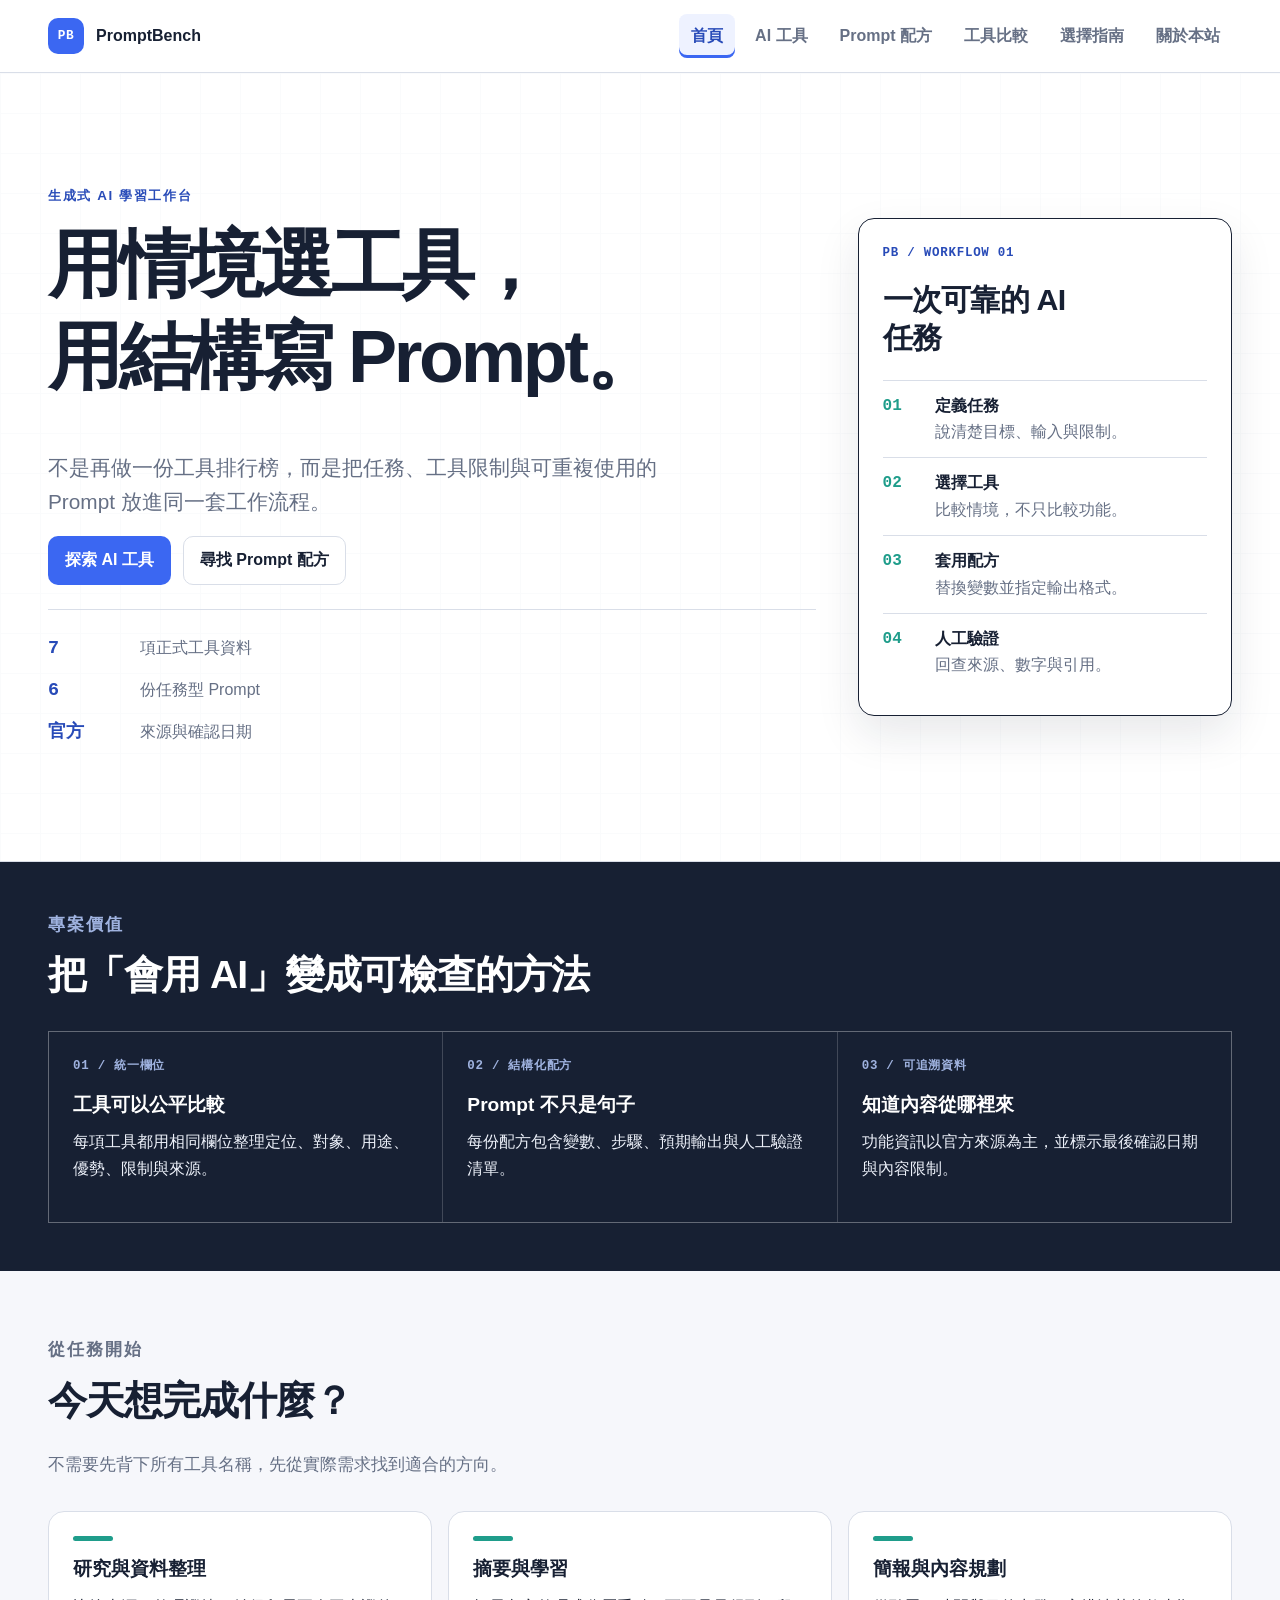
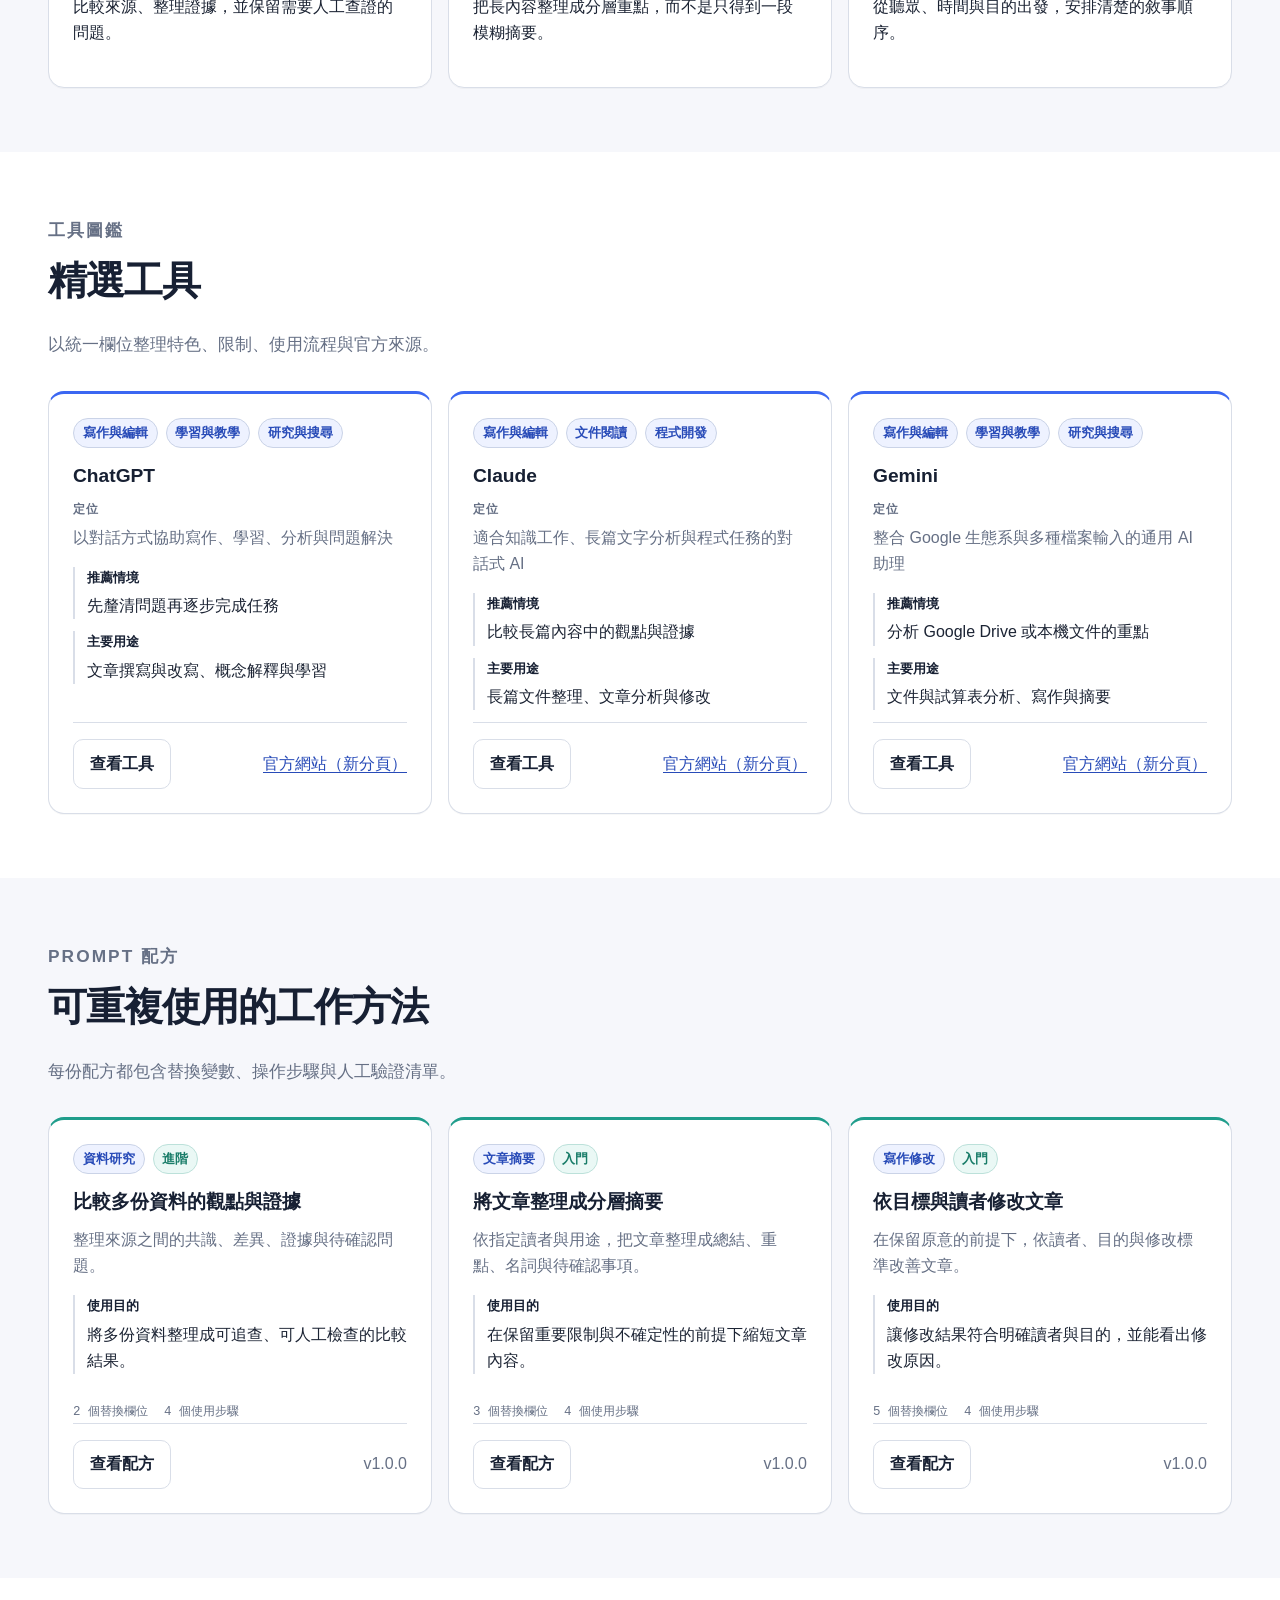
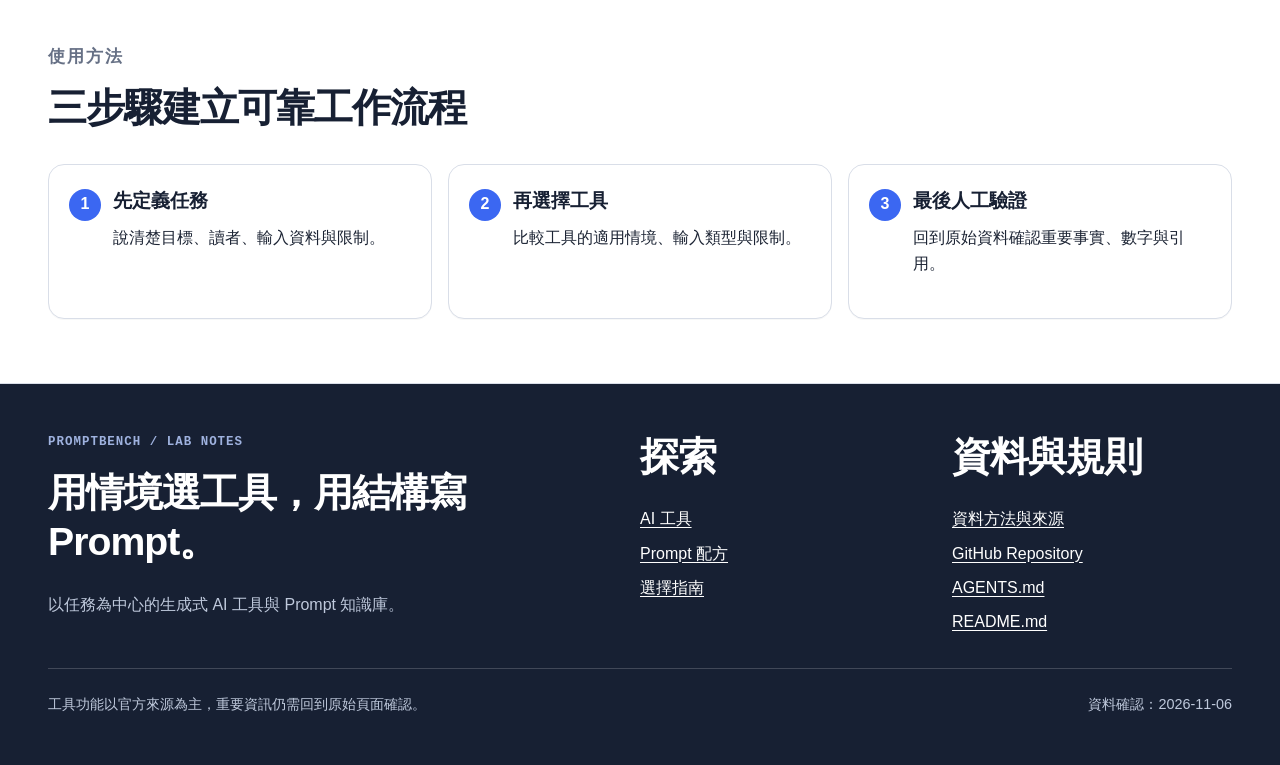
<file: index.html>
<!doctype html>
<html lang="zh-Hant-TW">
<head>
  <meta charset="utf-8">
  <meta name="viewport" content="width=device-width, initial-scale=1">
  <meta name="description" content="PromptBench 是以繁體中文整理生成式 AI 工具、使用情境與 Prompt 配方的個人知識庫。">
  <title>PromptBench｜生成式 AI 工具與提示詞實驗室</title>
  <link rel="icon" href="assets/icons/favicon.svg" type="image/svg+xml">
  <link rel="stylesheet" href="css/tokens.css">
  <link rel="stylesheet" href="css/base.css">
  <link rel="stylesheet" href="css/components.css">
  <link rel="stylesheet" href="css/pages.css">
  <script type="module" src="js/app.js"></script>
</head>
<body data-page="home">
  <a class="skip-link" href="#main-content">跳到主要內容</a>
  <header class="site-header">
    <div class="container site-header__inner">
      <a class="brand" href="index.html" aria-label="PromptBench 首頁"><span class="brand__mark">PB</span><span>PromptBench</span></a>
      <button class="nav-toggle" type="button" aria-expanded="false" aria-controls="site-nav">選單</button>
      <nav class="site-nav" id="site-nav" aria-label="主要導覽">
        <ul class="site-nav__list">
          <li><a href="index.html" aria-current="page">首頁</a></li><li><a href="tools.html">AI 工具</a></li><li><a href="prompts.html">Prompt 配方</a></li><li><a href="compare.html">工具比較</a></li><li><a href="guide.html">選擇指南</a></li><li><a href="about.html">關於本站</a></li>
        </ul>
      </nav>
    </div>
  </header>
  <main id="main-content">
    <section class="hero">
      <div class="container hero__layout">
        <div class="hero__content">
          <p class="eyebrow">生成式 AI 學習工作台</p>
          <h1>用情境選工具，<br>用結構寫 Prompt。</h1>
          <p class="hero__lead">不是再做一份工具排行榜，而是把任務、工具限制與可重複使用的 Prompt 放進同一套工作流程。</p>
          <div class="button-row"><a class="button button--primary" href="tools.html">探索 AI 工具</a><a class="button button--secondary" href="prompts.html">尋找 Prompt 配方</a></div>
          <ul class="hero__facts" aria-label="本站內容摘要"><li><strong id="home-tool-total">7</strong><span>項正式工具資料</span></li><li><strong id="home-prompt-total">6</strong><span>份任務型 Prompt</span></li><li><strong>官方</strong><span>來源與確認日期</span></li></ul>
        </div>
        <aside class="lab-note" aria-labelledby="lab-note-title">
          <p class="lab-note__code">PB / WORKFLOW 01</p>
          <h2 id="lab-note-title">一次可靠的 AI 任務</h2>
          <ol><li><span>01</span><div><strong>定義任務</strong><p>說清楚目標、輸入與限制。</p></div></li><li><span>02</span><div><strong>選擇工具</strong><p>比較情境，不只比較功能。</p></div></li><li><span>03</span><div><strong>套用配方</strong><p>替換變數並指定輸出格式。</p></div></li><li><span>04</span><div><strong>人工驗證</strong><p>回查來源、數字與引用。</p></div></li></ol>
        </aside>
      </div>
    </section>
    <section class="value-strip" aria-labelledby="value-title">
      <div class="container"><div class="section-heading"><p class="eyebrow">專案價值</p><h2 id="value-title">把「會用 AI」變成可檢查的方法</h2></div><div class="value-grid"><article><p class="value-grid__index">01 / 統一欄位</p><h3>工具可以公平比較</h3><p>每項工具都用相同欄位整理定位、對象、用途、優勢、限制與來源。</p></article><article><p class="value-grid__index">02 / 結構化配方</p><h3>Prompt 不只是句子</h3><p>每份配方包含變數、步驟、預期輸出與人工驗證清單。</p></article><article><p class="value-grid__index">03 / 可追溯資料</p><h3>知道內容從哪裡來</h3><p>功能資訊以官方來源為主，並標示最後確認日期與內容限制。</p></article></div></div>
    </section>
    <section class="section">
      <div class="container">
        <div class="section-heading"><p class="eyebrow">從任務開始</p><h2>今天想完成什麼？</h2><p>不需要先背下所有工具名稱，先從實際需求找到適合的方向。</p></div>
        <div class="grid grid--cards">
          <a class="card task-card" href="tools.html"><h3>研究與資料整理</h3><p>比較來源、整理證據，並保留需要人工查證的問題。</p></a>
          <a class="card task-card" href="prompts.html"><h3>摘要與學習</h3><p>把長內容整理成分層重點，而不是只得到一段模糊摘要。</p></a>
          <a class="card task-card" href="guide.html"><h3>簡報與內容規劃</h3><p>從聽眾、時間與目的出發，安排清楚的敘事順序。</p></a>
        </div>
      </div>
    </section>
    <section class="section section--surface">
      <div class="container"><div class="section-heading"><p class="eyebrow">工具圖鑑</p><h2>精選工具</h2><p>以統一欄位整理特色、限制、使用流程與官方來源。</p></div><div class="grid grid--cards" id="featured-tools"><noscript><p>請啟用 JavaScript 瀏覽工具卡片；網站目的與資料方法仍可在本頁及關於本站閱讀。</p></noscript></div></div>
    </section>
    <section class="section">
      <div class="container"><div class="section-heading"><p class="eyebrow">Prompt 配方</p><h2>可重複使用的工作方法</h2><p>每份配方都包含替換變數、操作步驟與人工驗證清單。</p></div><div class="grid grid--cards" id="featured-prompts"><noscript><p>請啟用 JavaScript 瀏覽 Prompt 卡片；你仍可閱讀本頁的核心介紹。</p></noscript></div></div>
    </section>
    <section class="section section--surface">
      <div class="container"><div class="section-heading"><p class="eyebrow">使用方法</p><h2>三步驟建立可靠工作流程</h2></div><div class="grid grid--cards method-steps"><article class="card method-step"><h3>先定義任務</h3><p>說清楚目標、讀者、輸入資料與限制。</p></article><article class="card method-step"><h3>再選擇工具</h3><p>比較工具的適用情境、輸入類型與限制。</p></article><article class="card method-step"><h3>最後人工驗證</h3><p>回到原始資料確認重要事實、數字與引用。</p></article></div></div>
    </section>
  </main>
  <footer class="site-footer"><div class="container site-footer__grid"><div><p class="site-footer__label">PROMPTBENCH / LAB NOTES</p><h2>用情境選工具，用結構寫 Prompt。</h2><p>以任務為中心的生成式 AI 工具與 Prompt 知識庫。</p></div><div><h2>探索</h2><ul class="footer-links"><li><a href="tools.html">AI 工具</a></li><li><a href="prompts.html">Prompt 配方</a></li><li><a href="guide.html">選擇指南</a></li></ul></div><div><h2>資料與規則</h2><ul class="footer-links"><li><a href="about.html">資料方法與來源</a></li><li><a href="https://github.com/jiluenjang-web/promptbench" target="_blank" rel="noopener noreferrer">GitHub Repository</a></li><li><a href="AGENTS.md">AGENTS.md</a></li><li><a href="README.md">README.md</a></li></ul></div></div><div class="container site-footer__bottom"><p>工具功能以官方來源為主，重要資訊仍需回到原始頁面確認。</p><p>資料確認：2026-11-06</p></div></footer>
</body>
</html>
</file>
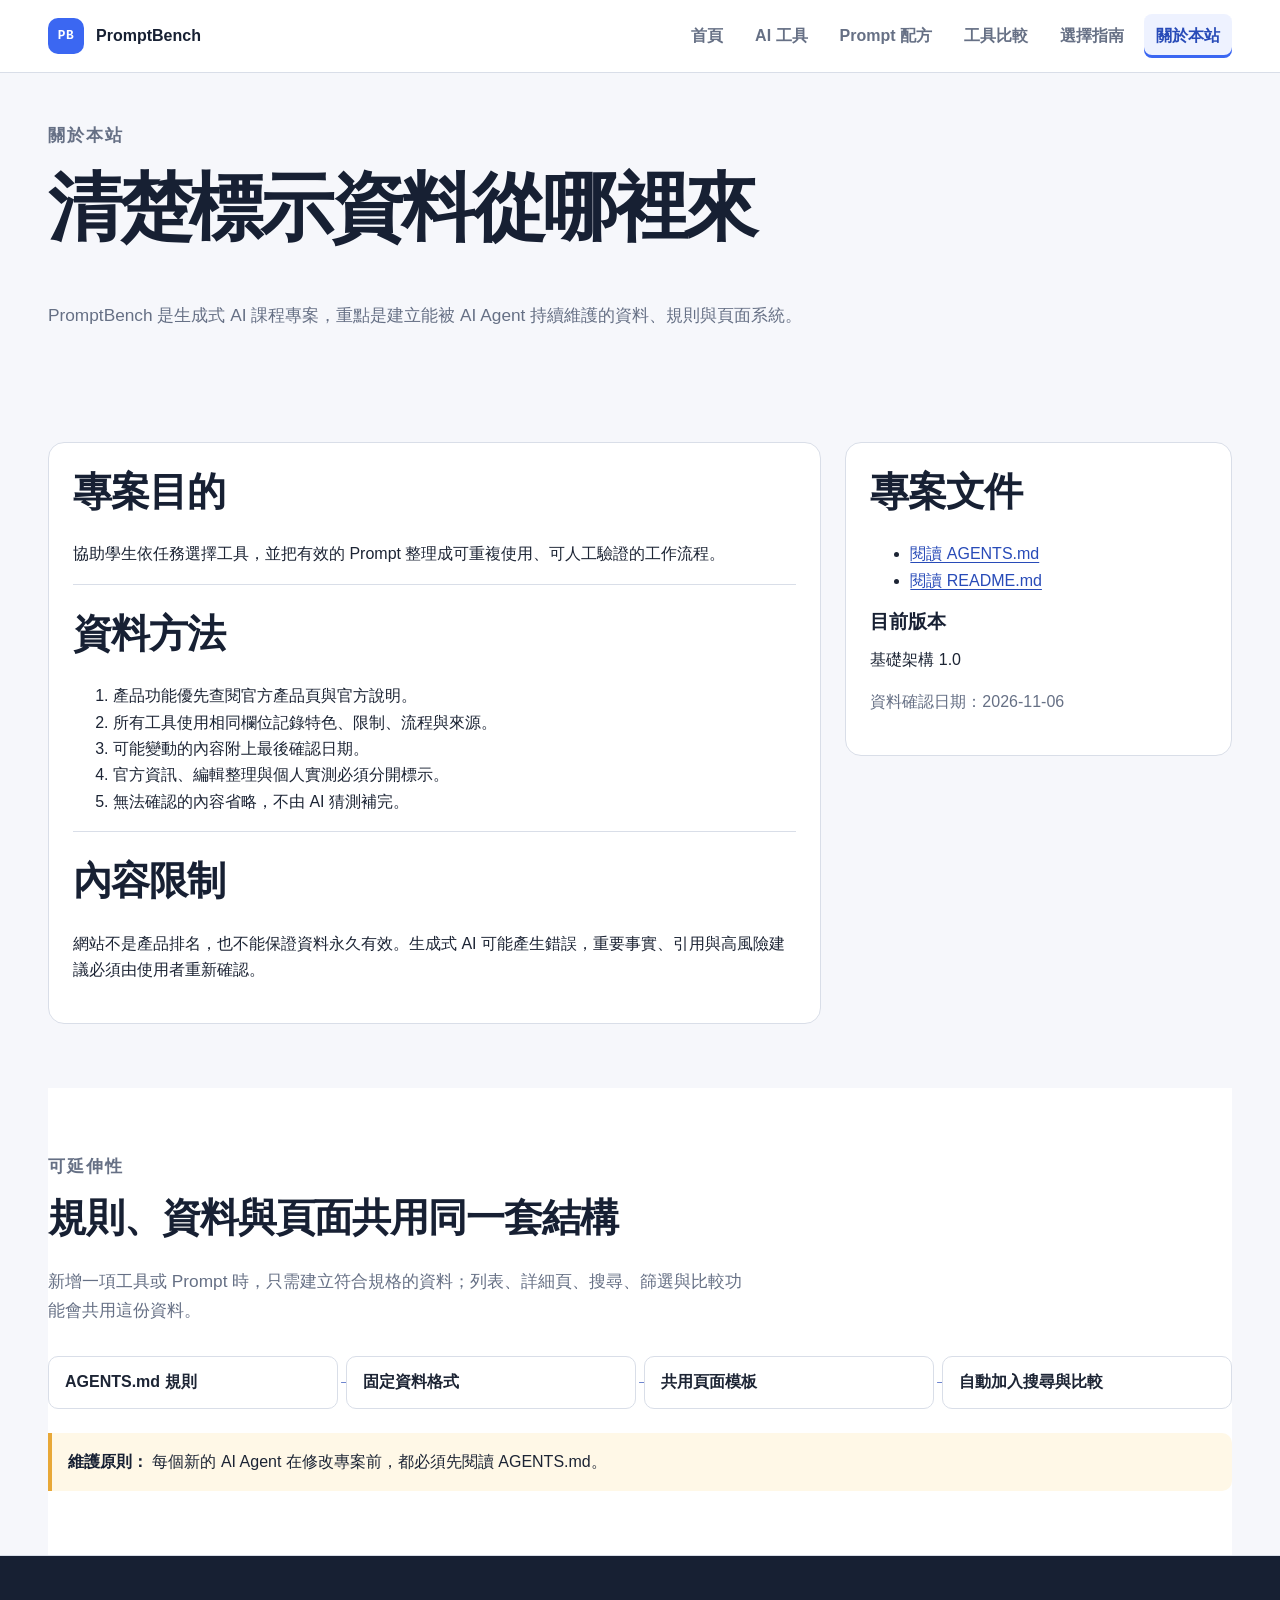
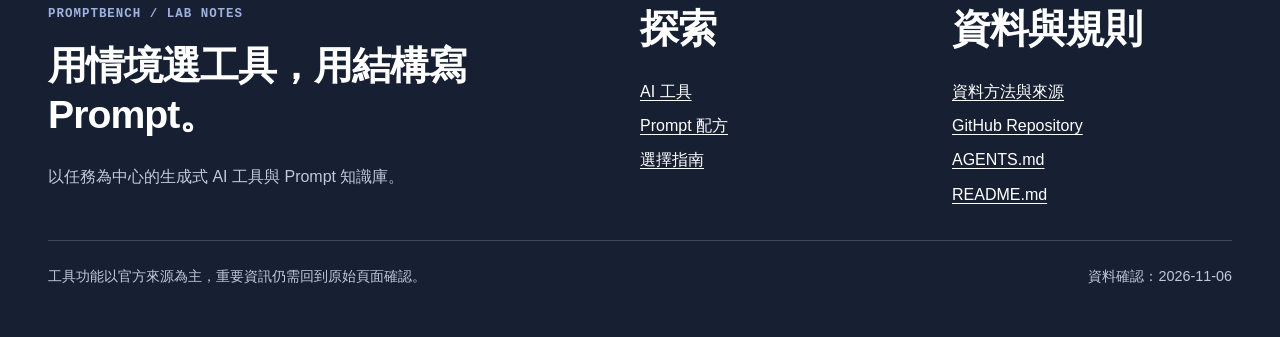
<file: about.html>
<!doctype html>
<html lang="zh-Hant-TW">
<head>
  <meta charset="utf-8"><meta name="viewport" content="width=device-width, initial-scale=1"><meta name="description" content="了解 PromptBench 的專案目的、資料方法、來源規則與維護方式。"><title>關於本站與資料方法｜PromptBench</title><link rel="icon" href="assets/icons/favicon.svg" type="image/svg+xml">
  <link rel="stylesheet" href="css/tokens.css"><link rel="stylesheet" href="css/base.css"><link rel="stylesheet" href="css/components.css"><link rel="stylesheet" href="css/pages.css"><script type="module" src="js/app.js"></script>
</head>
<body data-page="about">
  <a class="skip-link" href="#main-content">跳到主要內容</a>
  <header class="site-header"><div class="container site-header__inner"><a class="brand" href="index.html" aria-label="PromptBench 首頁"><span class="brand__mark">PB</span><span>PromptBench</span></a><button class="nav-toggle" type="button" aria-expanded="false" aria-controls="site-nav">選單</button><nav class="site-nav" id="site-nav" aria-label="主要導覽"><ul class="site-nav__list"><li><a href="index.html">首頁</a></li><li><a href="tools.html">AI 工具</a></li><li><a href="prompts.html">Prompt 配方</a></li><li><a href="compare.html">工具比較</a></li><li><a href="guide.html">選擇指南</a></li><li><a href="about.html" aria-current="page">關於本站</a></li></ul></nav></div></header>
  <main id="main-content" class="container">
    <header class="page-heading"><p class="eyebrow">關於本站</p><h1>清楚標示資料從哪裡來</h1><p>PromptBench 是生成式 AI 課程專案，重點是建立能被 AI Agent 持續維護的資料、規則與頁面系統。</p></header>
    <section class="section"><div class="detail-layout"><article class="panel"><section class="detail-section"><h2>專案目的</h2><p>協助學生依任務選擇工具，並把有效的 Prompt 整理成可重複使用、可人工驗證的工作流程。</p></section><section class="detail-section"><h2>資料方法</h2><ol><li>產品功能優先查閱官方產品頁與官方說明。</li><li>所有工具使用相同欄位記錄特色、限制、流程與來源。</li><li>可能變動的內容附上最後確認日期。</li><li>官方資訊、編輯整理與個人實測必須分開標示。</li><li>無法確認的內容省略，不由 AI 猜測補完。</li></ol></section><section class="detail-section"><h2>內容限制</h2><p>網站不是產品排名，也不能保證資料永久有效。生成式 AI 可能產生錯誤，重要事實、引用與高風險建議必須由使用者重新確認。</p></section></article><aside class="panel"><h2>專案文件</h2><ul><li><a href="AGENTS.md">閱讀 AGENTS.md</a></li><li><a href="README.md">閱讀 README.md</a></li></ul><h3>目前版本</h3><p>基礎架構 1.0</p><p class="muted">資料確認日期：2026-11-06</p></aside></div></section>
    <section class="section section--surface"><div class="section-heading"><p class="eyebrow">可延伸性</p><h2>規則、資料與頁面共用同一套結構</h2><p>新增一項工具或 Prompt 時，只需建立符合規格的資料；列表、詳細頁、搜尋、篩選與比較功能會共用這份資料。</p></div><div class="evidence-chain" aria-label="專案延伸性流程"><span>AGENTS.md 規則</span><span>固定資料格式</span><span>共用頁面模板</span><span>自動加入搜尋與比較</span></div><div class="notice"><strong>維護原則：</strong> 每個新的 AI Agent 在修改專案前，都必須先閱讀 AGENTS.md。</div></section>
  </main>
  <footer class="site-footer"><div class="container site-footer__grid"><div><p class="site-footer__label">PROMPTBENCH / LAB NOTES</p><h2>用情境選工具，用結構寫 Prompt。</h2><p>以任務為中心的生成式 AI 工具與 Prompt 知識庫。</p></div><div><h2>探索</h2><ul class="footer-links"><li><a href="tools.html">AI 工具</a></li><li><a href="prompts.html">Prompt 配方</a></li><li><a href="guide.html">選擇指南</a></li></ul></div><div><h2>資料與規則</h2><ul class="footer-links"><li><a href="about.html">資料方法與來源</a></li><li><a href="https://github.com/jiluenjang-web/promptbench" target="_blank" rel="noopener noreferrer">GitHub Repository</a></li><li><a href="AGENTS.md">AGENTS.md</a></li><li><a href="README.md">README.md</a></li></ul></div></div><div class="container site-footer__bottom"><p>工具功能以官方來源為主，重要資訊仍需回到原始頁面確認。</p><p>資料確認：2026-11-06</p></div></footer>
</body></html>
</file>
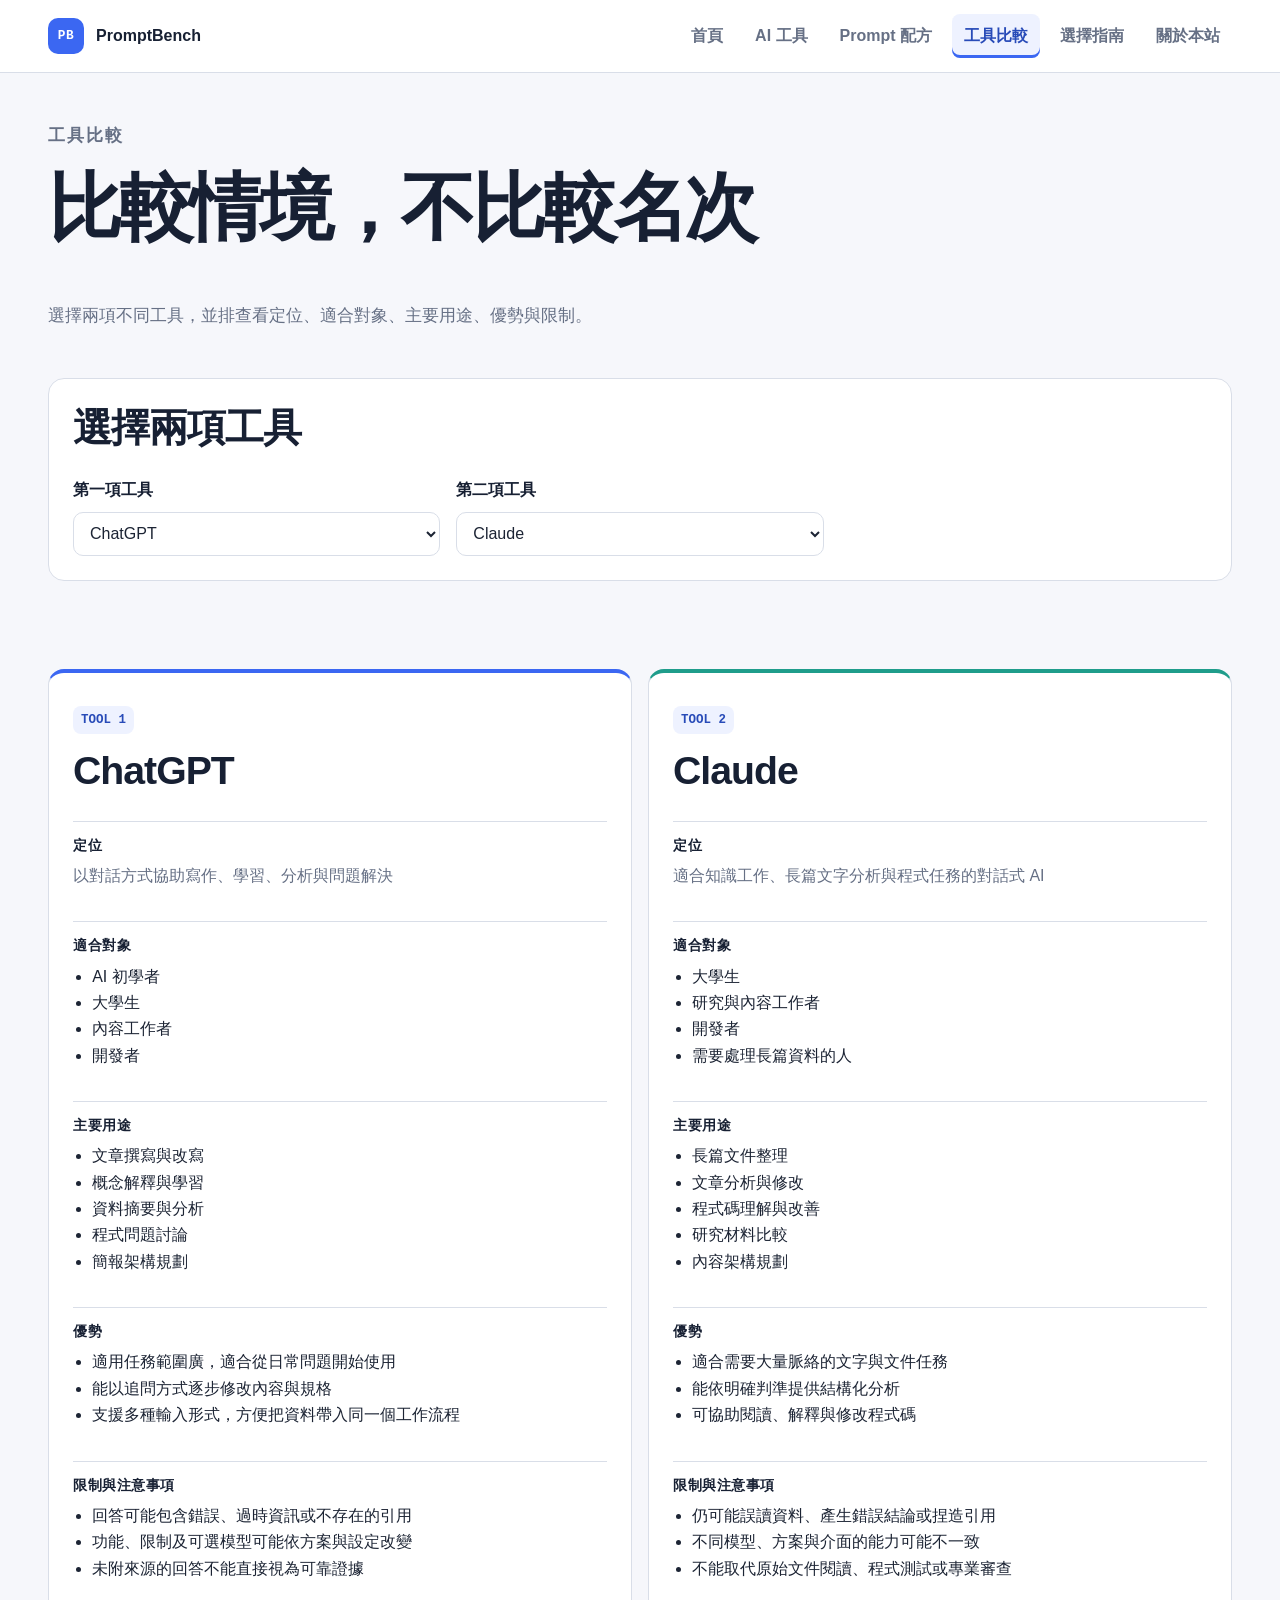
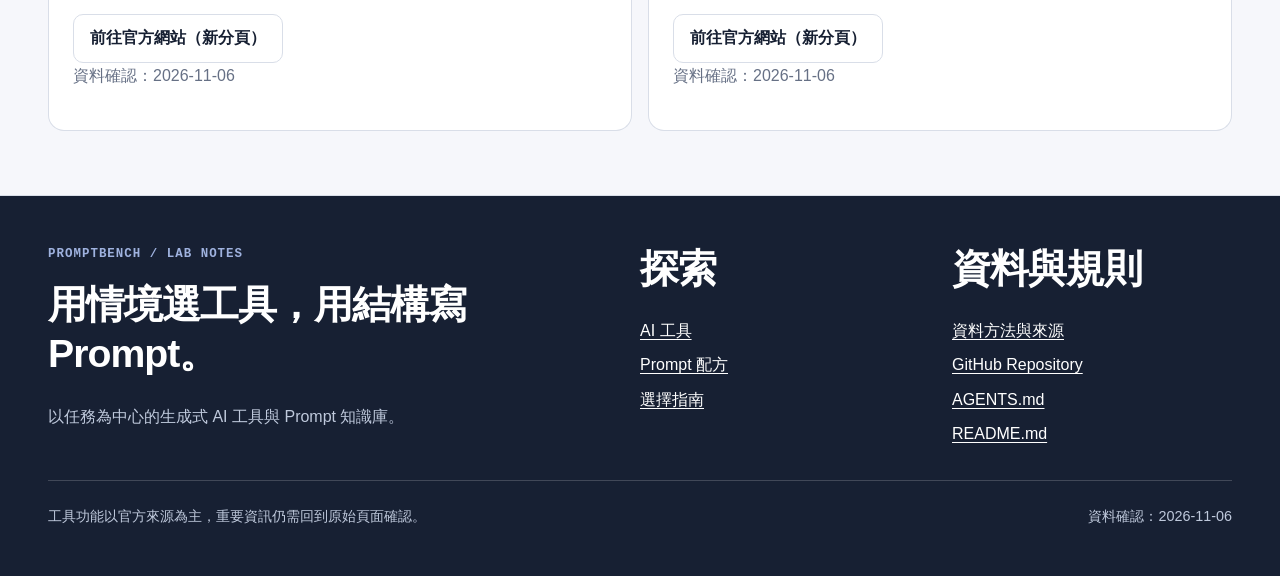
<file: compare.html>
<!doctype html>
<html lang="zh-Hant-TW">
<head>
  <meta charset="utf-8"><meta name="viewport" content="width=device-width, initial-scale=1"><meta name="description" content="依情境比較兩項生成式 AI 工具的用途、優勢與限制。"><title>工具比較｜PromptBench</title><link rel="icon" href="assets/icons/favicon.svg" type="image/svg+xml">
  <link rel="stylesheet" href="css/tokens.css"><link rel="stylesheet" href="css/base.css"><link rel="stylesheet" href="css/components.css"><link rel="stylesheet" href="css/pages.css"><script type="module" src="js/app.js"></script>
</head>
<body data-page="compare">
  <a class="skip-link" href="#main-content">跳到主要內容</a>
  <header class="site-header"><div class="container site-header__inner"><a class="brand" href="index.html" aria-label="PromptBench 首頁"><span class="brand__mark">PB</span><span>PromptBench</span></a><button class="nav-toggle" type="button" aria-expanded="false" aria-controls="site-nav">選單</button><nav class="site-nav" id="site-nav" aria-label="主要導覽"><ul class="site-nav__list"><li><a href="index.html">首頁</a></li><li><a href="tools.html">AI 工具</a></li><li><a href="prompts.html">Prompt 配方</a></li><li><a href="compare.html" aria-current="page">工具比較</a></li><li><a href="guide.html">選擇指南</a></li><li><a href="about.html">關於本站</a></li></ul></nav></div></header>
  <main id="main-content" class="container">
    <header class="page-heading"><p class="eyebrow">工具比較</p><h1>比較情境，不比較名次</h1><p>選擇兩項不同工具，並排查看定位、適合對象、主要用途、優勢與限制。</p></header>
    <section class="panel" aria-labelledby="compare-controls-title"><h2 id="compare-controls-title">選擇兩項工具</h2><div class="grid grid--cards"><div class="field"><label for="compare-first">第一項工具</label><select id="compare-first"></select></div><div class="field"><label for="compare-second">第二項工具</label><select id="compare-second"></select></div></div></section>
    <section class="comparison-grid section" id="comparison-output" aria-live="polite" aria-busy="true"><noscript><div class="notice"><strong>互動比較需要 JavaScript。</strong> 你仍可在工具圖鑑逐項閱讀用途、優勢與限制。</div></noscript></section>
  </main>
  <footer class="site-footer"><div class="container site-footer__grid"><div><p class="site-footer__label">PROMPTBENCH / LAB NOTES</p><h2>用情境選工具，用結構寫 Prompt。</h2><p>以任務為中心的生成式 AI 工具與 Prompt 知識庫。</p></div><div><h2>探索</h2><ul class="footer-links"><li><a href="tools.html">AI 工具</a></li><li><a href="prompts.html">Prompt 配方</a></li><li><a href="guide.html">選擇指南</a></li></ul></div><div><h2>資料與規則</h2><ul class="footer-links"><li><a href="about.html">資料方法與來源</a></li><li><a href="https://github.com/jiluenjang-web/promptbench" target="_blank" rel="noopener noreferrer">GitHub Repository</a></li><li><a href="AGENTS.md">AGENTS.md</a></li><li><a href="README.md">README.md</a></li></ul></div></div><div class="container site-footer__bottom"><p>工具功能以官方來源為主，重要資訊仍需回到原始頁面確認。</p><p>資料確認：2026-11-06</p></div></footer>
</body></html>
</file>
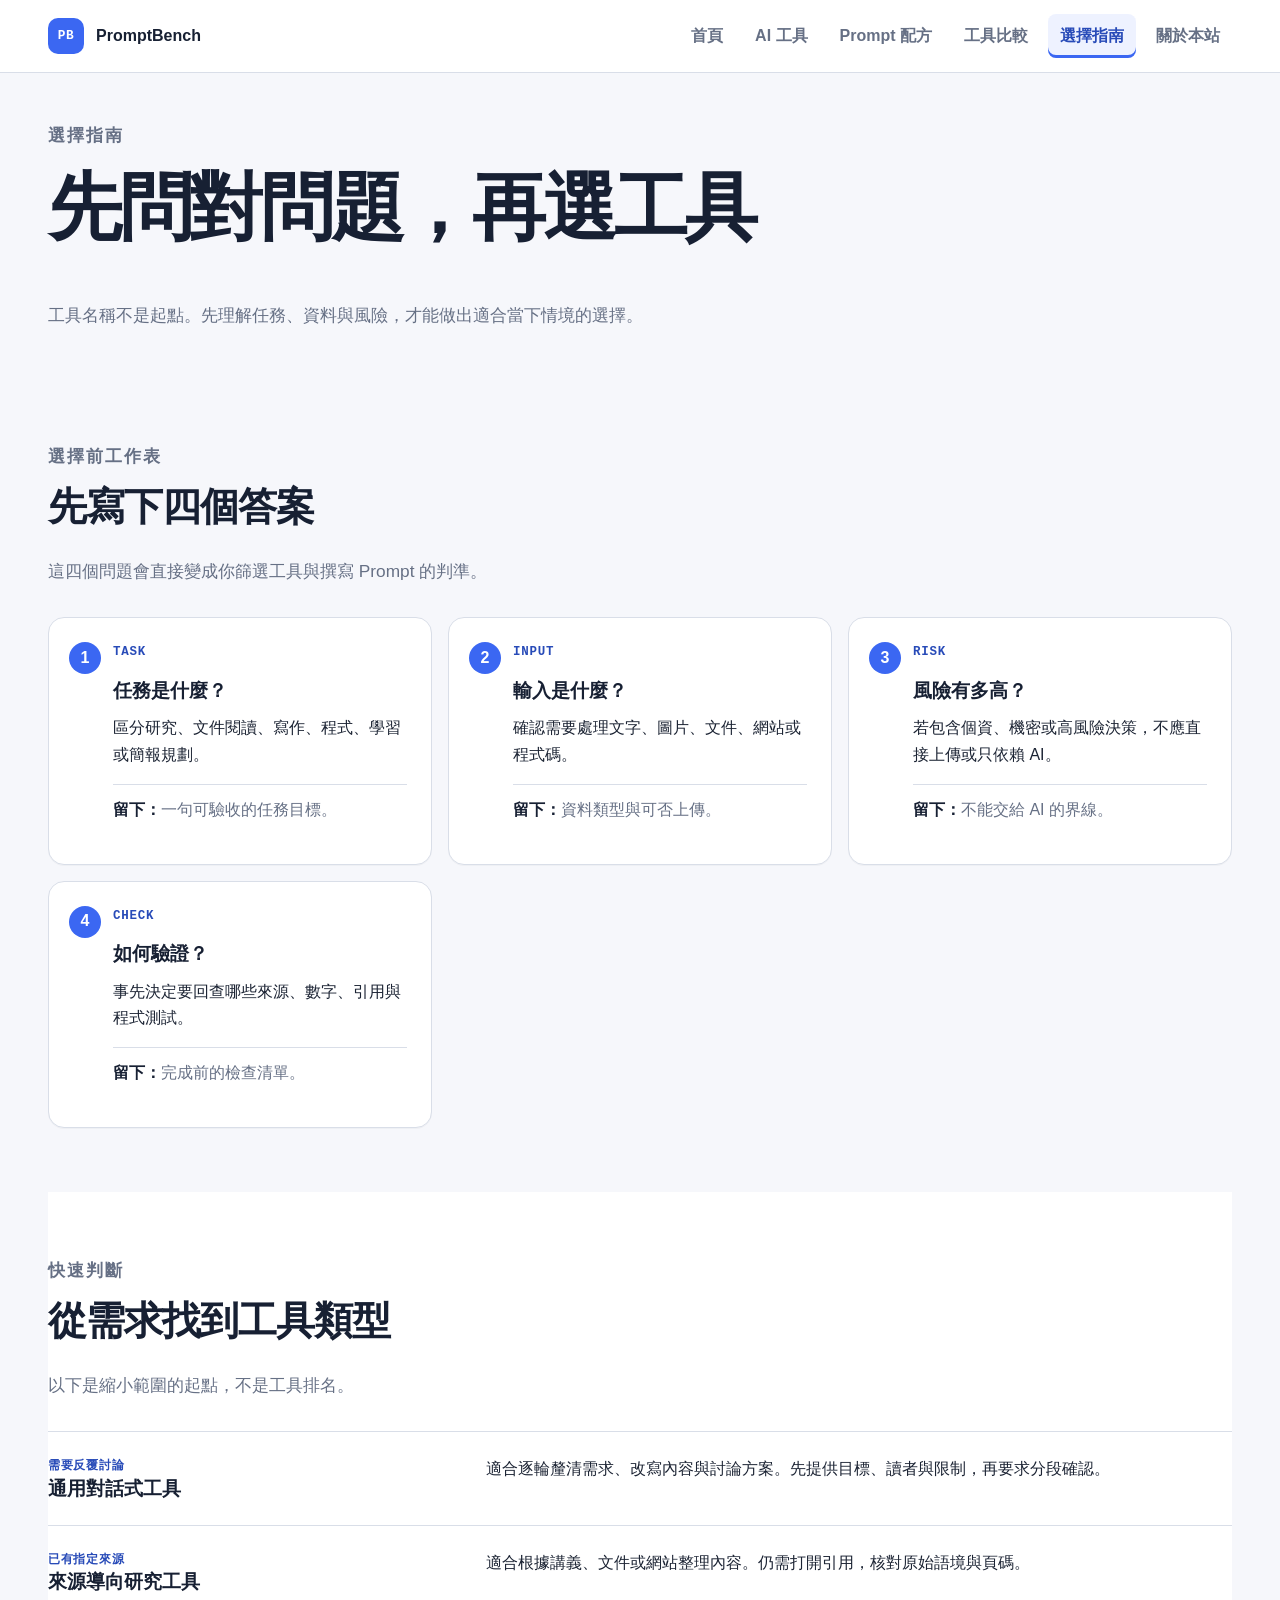
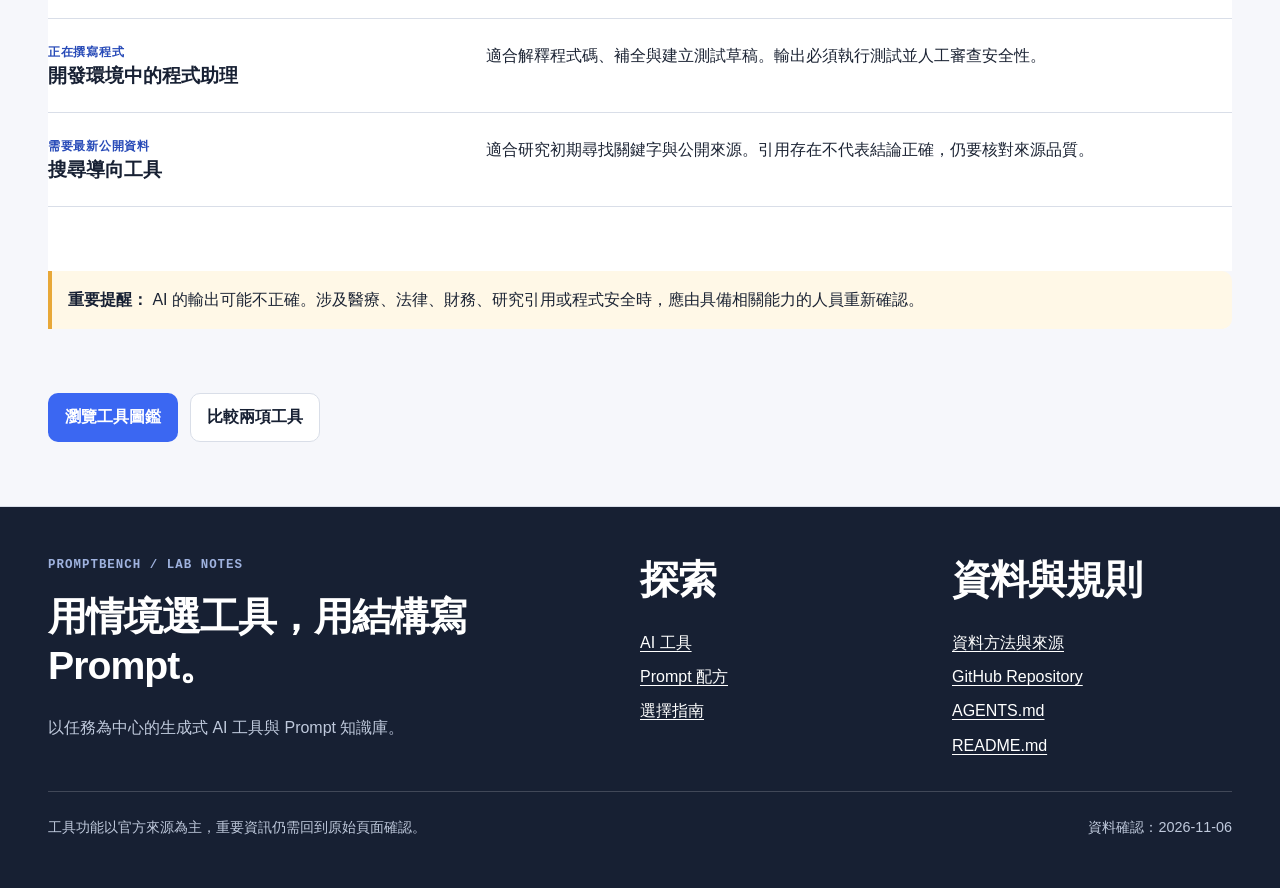
<file: guide.html>
<!doctype html>
<html lang="zh-Hant-TW">
<head>
  <meta charset="utf-8"><meta name="viewport" content="width=device-width, initial-scale=1"><meta name="description" content="從任務、資料類型、隱私與驗證需求選擇生成式 AI 工具。"><title>工具選擇指南｜PromptBench</title><link rel="icon" href="assets/icons/favicon.svg" type="image/svg+xml">
  <link rel="stylesheet" href="css/tokens.css"><link rel="stylesheet" href="css/base.css"><link rel="stylesheet" href="css/components.css"><link rel="stylesheet" href="css/pages.css"><script type="module" src="js/app.js"></script>
</head>
<body data-page="guide">
  <a class="skip-link" href="#main-content">跳到主要內容</a>
  <header class="site-header"><div class="container site-header__inner"><a class="brand" href="index.html" aria-label="PromptBench 首頁"><span class="brand__mark">PB</span><span>PromptBench</span></a><button class="nav-toggle" type="button" aria-expanded="false" aria-controls="site-nav">選單</button><nav class="site-nav" id="site-nav" aria-label="主要導覽"><ul class="site-nav__list"><li><a href="index.html">首頁</a></li><li><a href="tools.html">AI 工具</a></li><li><a href="prompts.html">Prompt 配方</a></li><li><a href="compare.html">工具比較</a></li><li><a href="guide.html" aria-current="page">選擇指南</a></li><li><a href="about.html">關於本站</a></li></ul></nav></div></header>
  <main id="main-content" class="container">
    <header class="page-heading"><p class="eyebrow">選擇指南</p><h1>先問對問題，再選工具</h1><p>工具名稱不是起點。先理解任務、資料與風險，才能做出適合當下情境的選擇。</p></header>
    <section class="section guide-workbook" aria-labelledby="worksheet-title"><div class="section-heading"><p class="eyebrow">選擇前工作表</p><h2 id="worksheet-title">先寫下四個答案</h2><p>這四個問題會直接變成你篩選工具與撰寫 Prompt 的判準。</p></div><div class="grid grid--cards method-steps"><article class="card method-step"><p class="method-step__label">TASK</p><h3>任務是什麼？</h3><p>區分研究、文件閱讀、寫作、程式、學習或簡報規劃。</p><p class="method-step__output"><strong>留下：</strong>一句可驗收的任務目標。</p></article><article class="card method-step"><p class="method-step__label">INPUT</p><h3>輸入是什麼？</h3><p>確認需要處理文字、圖片、文件、網站或程式碼。</p><p class="method-step__output"><strong>留下：</strong>資料類型與可否上傳。</p></article><article class="card method-step"><p class="method-step__label">RISK</p><h3>風險有多高？</h3><p>若包含個資、機密或高風險決策，不應直接上傳或只依賴 AI。</p><p class="method-step__output"><strong>留下：</strong>不能交給 AI 的界線。</p></article><article class="card method-step"><p class="method-step__label">CHECK</p><h3>如何驗證？</h3><p>事先決定要回查哪些來源、數字、引用與程式測試。</p><p class="method-step__output"><strong>留下：</strong>完成前的檢查清單。</p></article></div></section>
    <section class="section section--surface guide-matrix"><div class="section-heading"><p class="eyebrow">快速判斷</p><h2>從需求找到工具類型</h2><p>以下是縮小範圍的起點，不是工具排名。</p></div><div class="decision-list"><article><div><p class="decision-list__label">需要反覆討論</p><h3>通用對話式工具</h3></div><p>適合逐輪釐清需求、改寫內容與討論方案。先提供目標、讀者與限制，再要求分段確認。</p></article><article><div><p class="decision-list__label">已有指定來源</p><h3>來源導向研究工具</h3></div><p>適合根據講義、文件或網站整理內容。仍需打開引用，核對原始語境與頁碼。</p></article><article><div><p class="decision-list__label">正在撰寫程式</p><h3>開發環境中的程式助理</h3></div><p>適合解釋程式碼、補全與建立測試草稿。輸出必須執行測試並人工審查安全性。</p></article><article><div><p class="decision-list__label">需要最新公開資料</p><h3>搜尋導向工具</h3></div><p>適合研究初期尋找關鍵字與公開來源。引用存在不代表結論正確，仍要核對來源品質。</p></article></div></section>
    <aside class="notice"><strong>重要提醒：</strong> AI 的輸出可能不正確。涉及醫療、法律、財務、研究引用或程式安全時，應由具備相關能力的人員重新確認。</aside>
    <section class="section"><div class="button-row"><a class="button button--primary" href="tools.html">瀏覽工具圖鑑</a><a class="button button--secondary" href="compare.html">比較兩項工具</a></div></section>
  </main>
  <footer class="site-footer"><div class="container site-footer__grid"><div><p class="site-footer__label">PROMPTBENCH / LAB NOTES</p><h2>用情境選工具，用結構寫 Prompt。</h2><p>以任務為中心的生成式 AI 工具與 Prompt 知識庫。</p></div><div><h2>探索</h2><ul class="footer-links"><li><a href="tools.html">AI 工具</a></li><li><a href="prompts.html">Prompt 配方</a></li><li><a href="guide.html">選擇指南</a></li></ul></div><div><h2>資料與規則</h2><ul class="footer-links"><li><a href="about.html">資料方法與來源</a></li><li><a href="https://github.com/jiluenjang-web/promptbench" target="_blank" rel="noopener noreferrer">GitHub Repository</a></li><li><a href="AGENTS.md">AGENTS.md</a></li><li><a href="README.md">README.md</a></li></ul></div></div><div class="container site-footer__bottom"><p>工具功能以官方來源為主，重要資訊仍需回到原始頁面確認。</p><p>資料確認：2026-11-06</p></div></footer>
</body></html>
</file>
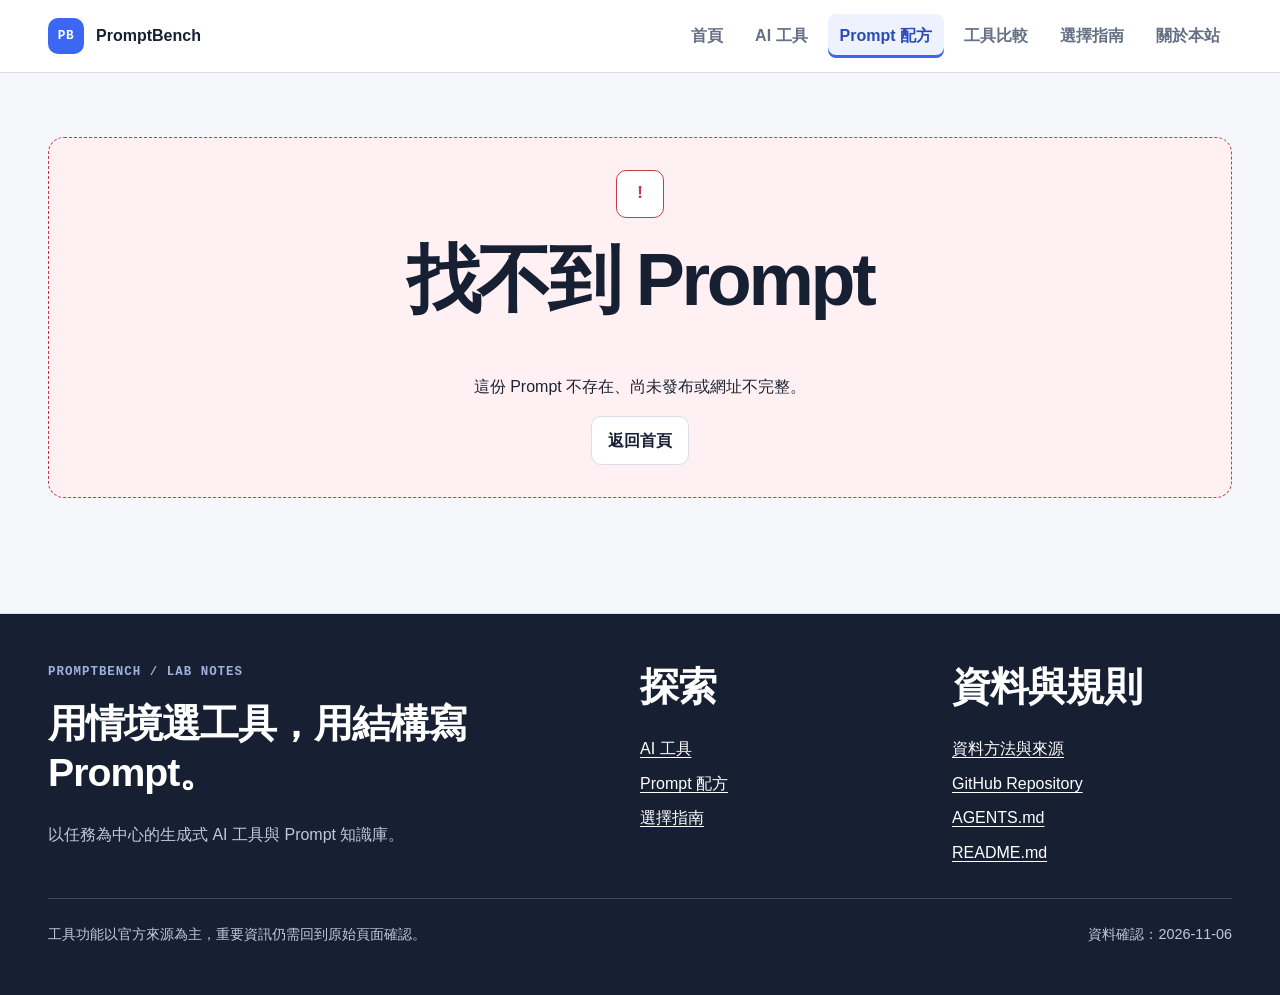
<file: prompt.html>
<!doctype html>
<html lang="zh-Hant-TW">
<head>
  <meta charset="utf-8"><meta name="viewport" content="width=device-width, initial-scale=1"><meta name="description" content="查看 Prompt 配方、替換變數、操作步驟與人工驗證清單。"><title>Prompt 詳細資料｜PromptBench</title><link rel="icon" href="assets/icons/favicon.svg" type="image/svg+xml">
  <link rel="stylesheet" href="css/tokens.css"><link rel="stylesheet" href="css/base.css"><link rel="stylesheet" href="css/components.css"><link rel="stylesheet" href="css/pages.css"><script type="module" src="js/app.js"></script>
</head>
<body data-page="prompt-detail">
  <a class="skip-link" href="#main-content">跳到主要內容</a>
  <header class="site-header"><div class="container site-header__inner"><a class="brand" href="index.html" aria-label="PromptBench 首頁"><span class="brand__mark">PB</span><span>PromptBench</span></a><button class="nav-toggle" type="button" aria-expanded="false" aria-controls="site-nav">選單</button><nav class="site-nav" id="site-nav" aria-label="主要導覽"><ul class="site-nav__list"><li><a href="index.html">首頁</a></li><li><a href="tools.html">AI 工具</a></li><li><a href="prompts.html" aria-current="page">Prompt 配方</a></li><li><a href="compare.html">工具比較</a></li><li><a href="guide.html">選擇指南</a></li><li><a href="about.html">關於本站</a></li></ul></nav></div></header>
  <main id="main-content" class="container section"><div class="detail-layout" id="detail-content" aria-busy="true"><noscript><div class="notice"><h1>Prompt 詳細資料需要 JavaScript</h1><p>此頁使用共用模板讀取 Prompt 資料。你仍可前往配方庫閱讀網站的核心方法。</p><a href="prompts.html">返回 Prompt 配方庫</a></div></noscript></div></main>
  <footer class="site-footer"><div class="container site-footer__grid"><div><p class="site-footer__label">PROMPTBENCH / LAB NOTES</p><h2>用情境選工具，用結構寫 Prompt。</h2><p>以任務為中心的生成式 AI 工具與 Prompt 知識庫。</p></div><div><h2>探索</h2><ul class="footer-links"><li><a href="tools.html">AI 工具</a></li><li><a href="prompts.html">Prompt 配方</a></li><li><a href="guide.html">選擇指南</a></li></ul></div><div><h2>資料與規則</h2><ul class="footer-links"><li><a href="about.html">資料方法與來源</a></li><li><a href="https://github.com/jiluenjang-web/promptbench" target="_blank" rel="noopener noreferrer">GitHub Repository</a></li><li><a href="AGENTS.md">AGENTS.md</a></li><li><a href="README.md">README.md</a></li></ul></div></div><div class="container site-footer__bottom"><p>工具功能以官方來源為主，重要資訊仍需回到原始頁面確認。</p><p>資料確認：2026-11-06</p></div></footer>
</body></html>
</file>
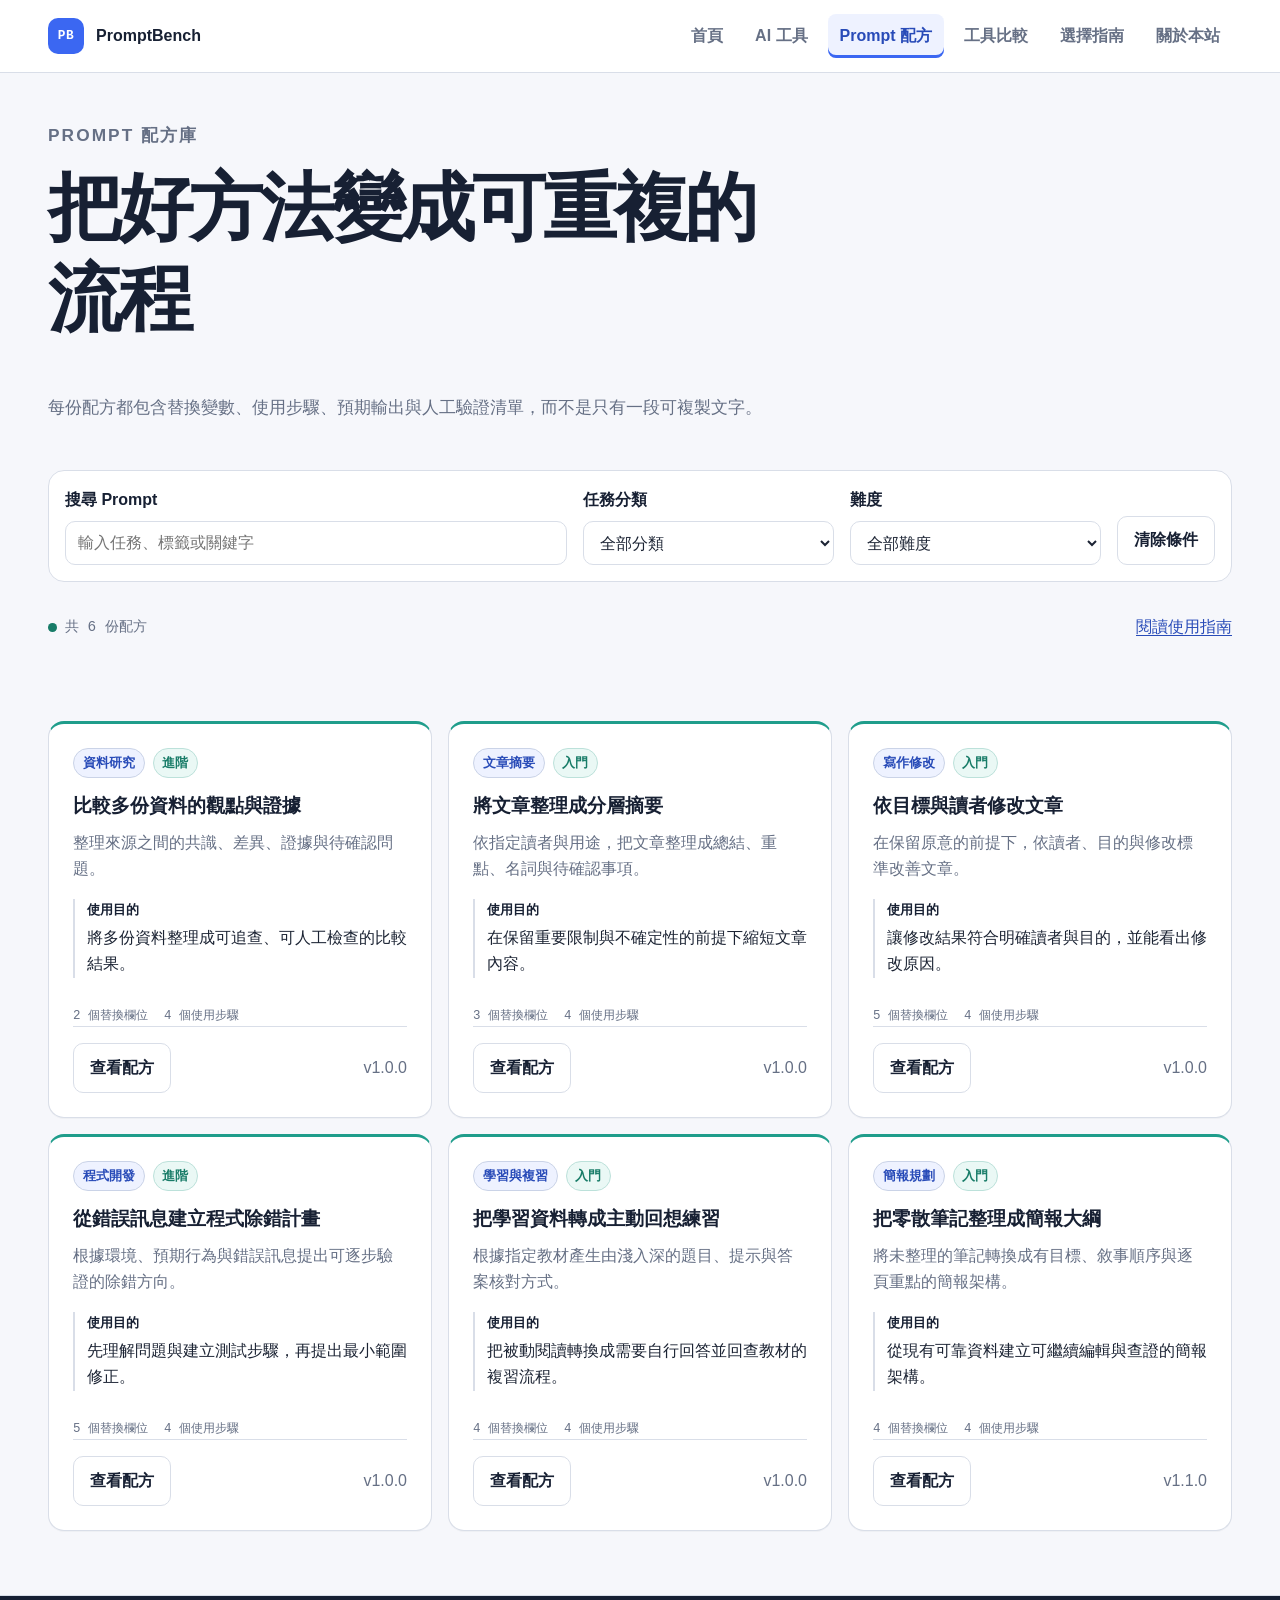
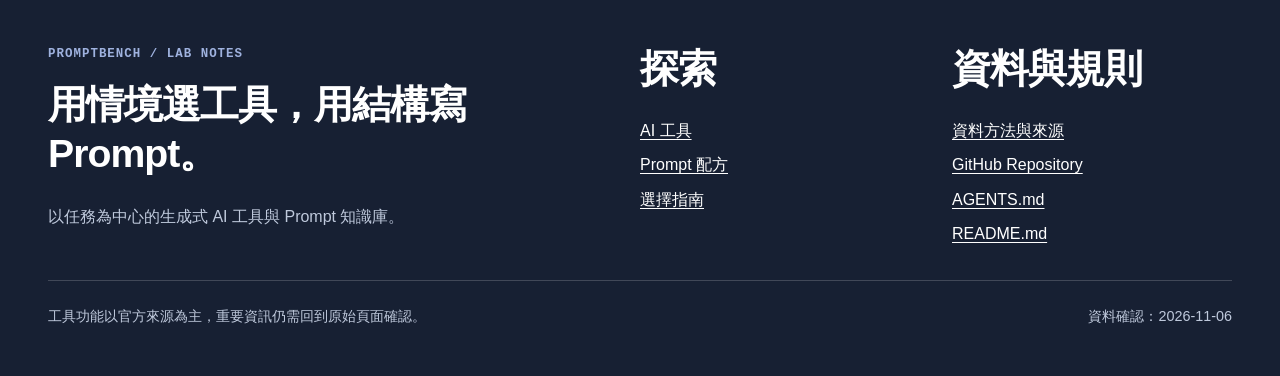
<file: prompts.html>
<!doctype html>
<html lang="zh-Hant-TW">
<head>
  <meta charset="utf-8"><meta name="viewport" content="width=device-width, initial-scale=1"><meta name="description" content="搜尋可重複使用的繁體中文 Prompt 配方、替換變數與驗證方法。"><title>Prompt 配方庫｜PromptBench</title><link rel="icon" href="assets/icons/favicon.svg" type="image/svg+xml">
  <link rel="stylesheet" href="css/tokens.css"><link rel="stylesheet" href="css/base.css"><link rel="stylesheet" href="css/components.css"><link rel="stylesheet" href="css/pages.css"><script type="module" src="js/app.js"></script>
</head>
<body data-page="prompts">
  <a class="skip-link" href="#main-content">跳到主要內容</a>
  <header class="site-header"><div class="container site-header__inner"><a class="brand" href="index.html" aria-label="PromptBench 首頁"><span class="brand__mark">PB</span><span>PromptBench</span></a><button class="nav-toggle" type="button" aria-expanded="false" aria-controls="site-nav">選單</button><nav class="site-nav" id="site-nav" aria-label="主要導覽"><ul class="site-nav__list"><li><a href="index.html">首頁</a></li><li><a href="tools.html">AI 工具</a></li><li><a href="prompts.html" aria-current="page">Prompt 配方</a></li><li><a href="compare.html">工具比較</a></li><li><a href="guide.html">選擇指南</a></li><li><a href="about.html">關於本站</a></li></ul></nav></div></header>
  <main id="main-content" class="container">
    <header class="page-heading"><p class="eyebrow">Prompt 配方庫</p><h1>把好方法變成可重複的流程</h1><p>每份配方都包含替換變數、使用步驟、預期輸出與人工驗證清單，而不是只有一段可複製文字。</p></header>
    <section aria-labelledby="prompt-filters-title"><h2 class="visually-hidden" id="prompt-filters-title">搜尋與篩選</h2><div class="filters"><div class="field"><label for="prompt-search">搜尋 Prompt</label><input id="prompt-search" type="search" placeholder="輸入任務、標籤或關鍵字"></div><div class="field"><label for="prompt-category">任務分類</label><select id="prompt-category"><option value="">全部分類</option></select></div><div class="field"><label for="prompt-difficulty">難度</label><select id="prompt-difficulty"><option value="">全部難度</option><option value="beginner">入門</option><option value="intermediate">進階</option><option value="advanced">高階</option></select></div><button class="button button--secondary" id="prompt-clear" type="button">清除條件</button></div></section>
    <div class="results-bar"><p class="status-line status-line--loading" id="prompt-result-count" aria-live="polite">正在整理配方…</p><a href="guide.html">閱讀使用指南</a></div>
    <section class="grid grid--cards section" id="prompt-results" aria-label="Prompt 搜尋結果" aria-busy="true"><noscript><div class="notice"><strong>Prompt 列表需要 JavaScript。</strong> 使用 Prompt 前，請先定義目標、讀者、輸入資料與輸出格式，並保留人工驗證步驟。</div></noscript></section>
  </main>
  <footer class="site-footer"><div class="container site-footer__grid"><div><p class="site-footer__label">PROMPTBENCH / LAB NOTES</p><h2>用情境選工具，用結構寫 Prompt。</h2><p>以任務為中心的生成式 AI 工具與 Prompt 知識庫。</p></div><div><h2>探索</h2><ul class="footer-links"><li><a href="tools.html">AI 工具</a></li><li><a href="prompts.html">Prompt 配方</a></li><li><a href="guide.html">選擇指南</a></li></ul></div><div><h2>資料與規則</h2><ul class="footer-links"><li><a href="about.html">資料方法與來源</a></li><li><a href="https://github.com/jiluenjang-web/promptbench" target="_blank" rel="noopener noreferrer">GitHub Repository</a></li><li><a href="AGENTS.md">AGENTS.md</a></li><li><a href="README.md">README.md</a></li></ul></div></div><div class="container site-footer__bottom"><p>工具功能以官方來源為主，重要資訊仍需回到原始頁面確認。</p><p>資料確認：2026-11-06</p></div></footer>
</body></html>
</file>
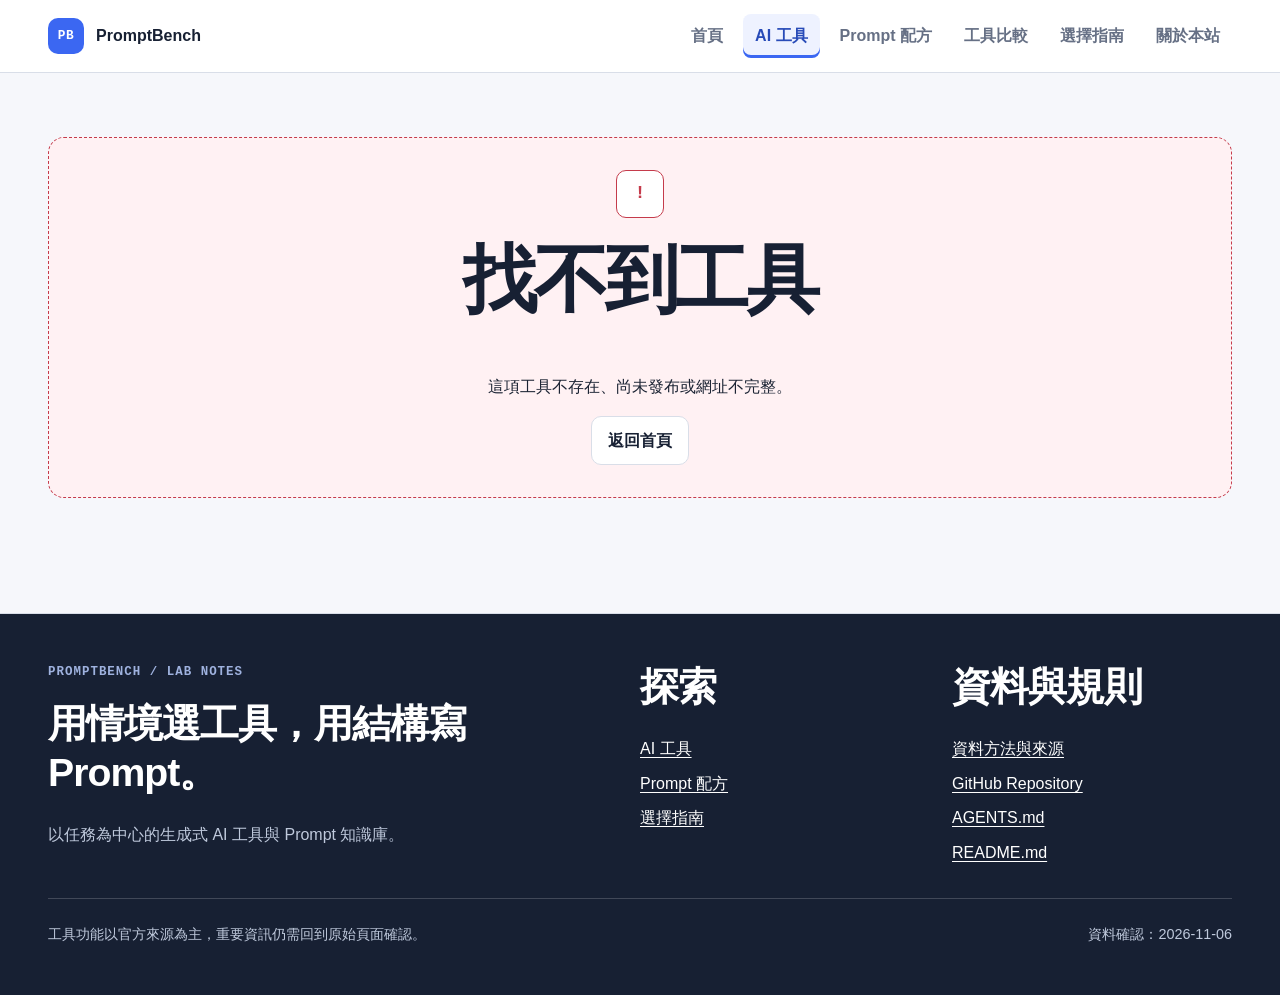
<file: tool.html>
<!doctype html>
<html lang="zh-Hant-TW">
<head>
  <meta charset="utf-8"><meta name="viewport" content="width=device-width, initial-scale=1"><meta name="description" content="查看生成式 AI 工具的特色、適用情境、限制、流程與官方來源。"><title>工具詳細資料｜PromptBench</title><link rel="icon" href="assets/icons/favicon.svg" type="image/svg+xml">
  <link rel="stylesheet" href="css/tokens.css"><link rel="stylesheet" href="css/base.css"><link rel="stylesheet" href="css/components.css"><link rel="stylesheet" href="css/pages.css"><script type="module" src="js/app.js"></script>
</head>
<body data-page="tool-detail">
  <a class="skip-link" href="#main-content">跳到主要內容</a>
  <header class="site-header"><div class="container site-header__inner"><a class="brand" href="index.html" aria-label="PromptBench 首頁"><span class="brand__mark">PB</span><span>PromptBench</span></a><button class="nav-toggle" type="button" aria-expanded="false" aria-controls="site-nav">選單</button><nav class="site-nav" id="site-nav" aria-label="主要導覽"><ul class="site-nav__list"><li><a href="index.html">首頁</a></li><li><a href="tools.html" aria-current="page">AI 工具</a></li><li><a href="prompts.html">Prompt 配方</a></li><li><a href="compare.html">工具比較</a></li><li><a href="guide.html">選擇指南</a></li><li><a href="about.html">關於本站</a></li></ul></nav></div></header>
  <main id="main-content" class="container section"><div class="detail-layout" id="detail-content" aria-busy="true"><noscript><div class="notice"><h1>工具詳細資料需要 JavaScript</h1><p>此頁使用共用模板讀取工具資料。你仍可前往 AI 工具圖鑑閱讀網站目的與選擇方法。</p><a href="tools.html">返回 AI 工具圖鑑</a></div></noscript></div></main>
  <footer class="site-footer"><div class="container site-footer__grid"><div><p class="site-footer__label">PROMPTBENCH / LAB NOTES</p><h2>用情境選工具，用結構寫 Prompt。</h2><p>以任務為中心的生成式 AI 工具與 Prompt 知識庫。</p></div><div><h2>探索</h2><ul class="footer-links"><li><a href="tools.html">AI 工具</a></li><li><a href="prompts.html">Prompt 配方</a></li><li><a href="guide.html">選擇指南</a></li></ul></div><div><h2>資料與規則</h2><ul class="footer-links"><li><a href="about.html">資料方法與來源</a></li><li><a href="https://github.com/jiluenjang-web/promptbench" target="_blank" rel="noopener noreferrer">GitHub Repository</a></li><li><a href="AGENTS.md">AGENTS.md</a></li><li><a href="README.md">README.md</a></li></ul></div></div><div class="container site-footer__bottom"><p>工具功能以官方來源為主，重要資訊仍需回到原始頁面確認。</p><p>資料確認：2026-11-06</p></div></footer>
</body></html>
</file>
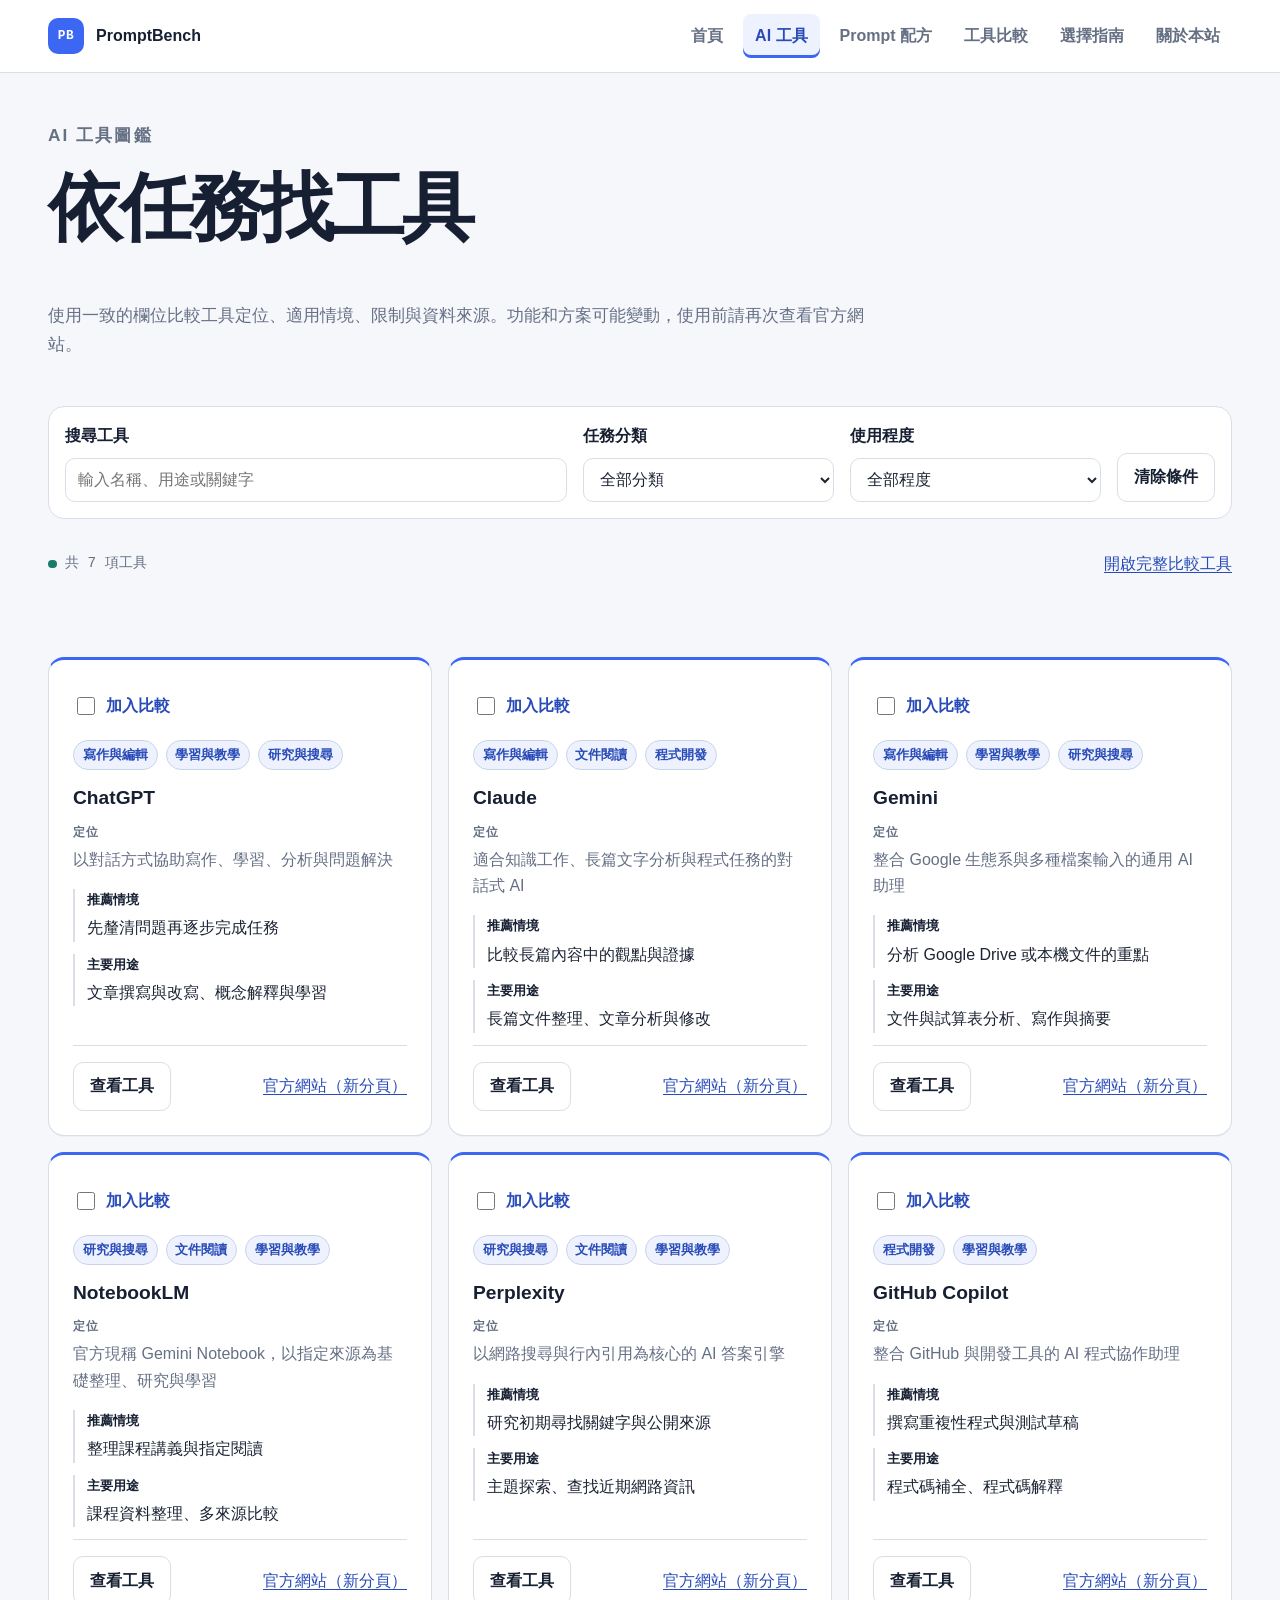
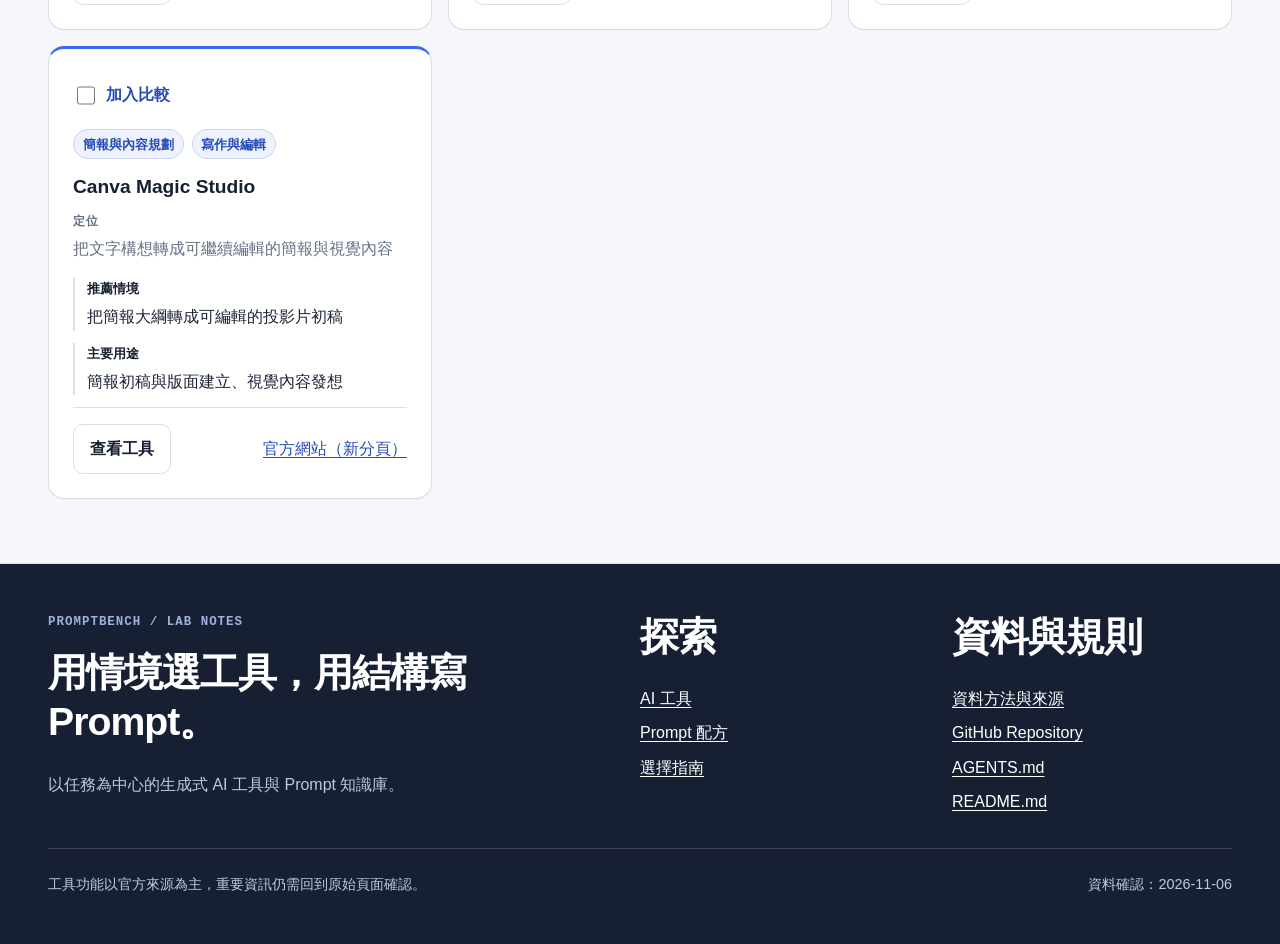
<file: tools.html>
<!doctype html>
<html lang="zh-Hant-TW">
<head>
  <meta charset="utf-8"><meta name="viewport" content="width=device-width, initial-scale=1"><meta name="description" content="搜尋並依任務、程度篩選生成式 AI 工具。"><title>AI 工具圖鑑｜PromptBench</title><link rel="icon" href="assets/icons/favicon.svg" type="image/svg+xml">
  <link rel="stylesheet" href="css/tokens.css"><link rel="stylesheet" href="css/base.css"><link rel="stylesheet" href="css/components.css"><link rel="stylesheet" href="css/pages.css"><script type="module" src="js/app.js"></script>
</head>
<body data-page="tools">
  <a class="skip-link" href="#main-content">跳到主要內容</a>
  <header class="site-header"><div class="container site-header__inner"><a class="brand" href="index.html" aria-label="PromptBench 首頁"><span class="brand__mark">PB</span><span>PromptBench</span></a><button class="nav-toggle" type="button" aria-expanded="false" aria-controls="site-nav">選單</button><nav class="site-nav" id="site-nav" aria-label="主要導覽"><ul class="site-nav__list"><li><a href="index.html">首頁</a></li><li><a href="tools.html" aria-current="page">AI 工具</a></li><li><a href="prompts.html">Prompt 配方</a></li><li><a href="compare.html">工具比較</a></li><li><a href="guide.html">選擇指南</a></li><li><a href="about.html">關於本站</a></li></ul></nav></div></header>
  <main id="main-content" class="container">
    <header class="page-heading"><p class="eyebrow">AI 工具圖鑑</p><h1>依任務找工具</h1><p>使用一致的欄位比較工具定位、適用情境、限制與資料來源。功能和方案可能變動，使用前請再次查看官方網站。</p></header>
    <section aria-labelledby="filters-title"><h2 class="visually-hidden" id="filters-title">搜尋與篩選</h2><div class="filters"><div class="field"><label for="tool-search">搜尋工具</label><input id="tool-search" type="search" placeholder="輸入名稱、用途或關鍵字"></div><div class="field"><label for="tool-category">任務分類</label><select id="tool-category"><option value="">全部分類</option></select></div><div class="field"><label for="tool-level">使用程度</label><select id="tool-level"><option value="">全部程度</option><option value="beginner">入門</option><option value="intermediate">進階</option><option value="advanced">高階</option></select></div><button class="button button--secondary" id="tool-clear" type="button">清除條件</button></div></section>
    <div class="results-bar"><p class="status-line status-line--loading" id="tool-result-count" aria-live="polite">正在整理工具…</p><a href="compare.html">開啟完整比較工具</a></div>
    <section class="compare-selection" id="compare-selection" aria-labelledby="compare-selection-title" hidden>
      <div><h2 id="compare-selection-title">比較已選工具</h2><p id="compare-selection-status" class="muted" aria-live="polite"></p><div class="compare-selection__items" id="compare-selection-items"></div></div>
      <div class="compare-selection__actions"><button class="button button--secondary" id="compare-selection-clear" type="button">清除比較選擇</button><a class="button button--primary" id="compare-selection-link" href="compare.html" hidden>比較這兩項工具</a></div>
    </section>
    <section class="grid grid--cards section" id="tool-results" aria-label="工具搜尋結果" aria-busy="true"><noscript><div class="notice"><strong>工具列表需要 JavaScript。</strong> 本站的工具選擇原則是先定義任務，再比較輸入方式、限制與來源；你可前往「選擇指南」閱讀完整方法。</div></noscript></section>
  </main>
  <footer class="site-footer"><div class="container site-footer__grid"><div><p class="site-footer__label">PROMPTBENCH / LAB NOTES</p><h2>用情境選工具，用結構寫 Prompt。</h2><p>以任務為中心的生成式 AI 工具與 Prompt 知識庫。</p></div><div><h2>探索</h2><ul class="footer-links"><li><a href="tools.html">AI 工具</a></li><li><a href="prompts.html">Prompt 配方</a></li><li><a href="guide.html">選擇指南</a></li></ul></div><div><h2>資料與規則</h2><ul class="footer-links"><li><a href="about.html">資料方法與來源</a></li><li><a href="https://github.com/jiluenjang-web/promptbench" target="_blank" rel="noopener noreferrer">GitHub Repository</a></li><li><a href="AGENTS.md">AGENTS.md</a></li><li><a href="README.md">README.md</a></li></ul></div></div><div class="container site-footer__bottom"><p>工具功能以官方來源為主，重要資訊仍需回到原始頁面確認。</p><p>資料確認：2026-11-06</p></div></footer>
</body></html>
</file>
<file: css/tokens.css>
:root {
  --color-ink: #172033;
  --color-primary: #3b67f2;
  --color-primary-dark: #284bb8;
  --color-primary-soft: #eef2ff;
  --color-accent: #1f9d8b;
  --color-accent-soft: #eaf8f5;
  --color-warning: #e8a838;
  --color-warning-soft: #fff8e7;
  --color-bg: #f6f7fb;
  --color-surface: #ffffff;
  --color-surface-overlay: rgb(255 255 255 / 0.88);
  --color-surface-alt: #f0f3f8;
  --color-text: #1c2434;
  --color-text-muted: #667085;
  --color-border: #d9dee8;
  --color-danger: #c53b4b;
  --color-danger-soft: #fff1f3;
  --color-success: #187c68;
  --color-focus: #2457e6;
  --color-on-dark: #ffffff;
  --color-on-dark-body: #edf1fa;
  --color-on-dark-muted: #bfc9dc;
  --color-on-dark-accent: #9fb2df;
  --color-border-dark: rgb(255 255 255 / 0.18);
  --color-border-hover: #b9c4dc;
  --color-tag-border: #cad3e7;
  --color-accent-border: #bce1da;
  --font-sans: "PingFang TC", "Noto Sans TC", "Microsoft JhengHei", sans-serif;
  --font-mono: "SFMono-Regular", Consolas, "Liberation Mono", monospace;
  --space-1: 0.25rem;
  --space-2: 0.5rem;
  --space-3: 0.75rem;
  --space-4: 1rem;
  --space-6: 1.5rem;
  --space-8: 2rem;
  --space-12: 3rem;
  --space-16: 4rem;
  --radius-sm: 0.5rem;
  --radius-control: 0.625rem;
  --radius-card: 1rem;
  --shadow-card: 0 12px 32px rgb(23 32 51 / 0.08);
  --shadow-raised: 0 18px 44px rgb(23 32 51 / 0.1);
  --content-width: 74rem;
}
</file>
<file: css/base.css>
*,
*::before,
*::after {
  box-sizing: border-box;
}

html {
  scroll-behavior: smooth;
}

body {
  margin: 0;
  color: var(--color-text);
  background: var(--color-bg);
  font-family: var(--font-sans);
  font-size: 1rem;
  line-height: 1.65;
}

main {
  min-height: 60vh;
}

img,
svg {
  display: block;
  max-width: 100%;
}

a {
  color: var(--color-primary-dark);
  text-underline-offset: 0.2em;
}

a:hover {
  color: var(--color-primary);
}

button,
input,
select {
  color: inherit;
  font: inherit;
}

button,
select {
  cursor: pointer;
}

:focus-visible {
  outline: 3px solid var(--color-focus);
  outline-offset: 3px;
}

h1,
h2,
h3 {
  margin-block: 0 0.65em;
  color: var(--color-ink);
  line-height: 1.25;
}

h1 {
  font-size: clamp(2.1rem, 8vw, 4.6rem);
  letter-spacing: -0.045em;
}

h2 {
  font-size: clamp(1.6rem, 4vw, 2.45rem);
  letter-spacing: -0.025em;
}

h3 {
  font-size: 1.2rem;
}

strong {
  color: var(--color-ink);
}

p,
ul,
ol {
  margin-block: 0 1rem;
}

code,
pre {
  font-family: var(--font-mono);
}

.container {
  width: min(calc(100% - 2rem), var(--content-width));
  margin-inline: auto;
}

.section {
  padding-block: var(--space-12);
}

.section--surface {
  background: var(--color-surface);
}

.section-heading {
  max-width: 44rem;
  margin-bottom: var(--space-8);
}

.section-heading p,
.page-heading p {
  color: var(--color-text-muted);
  font-size: 1.08rem;
}

.page-heading {
  padding-block: var(--space-12) var(--space-8);
  max-width: 52rem;
}

.page-heading h1 {
  max-width: 18ch;
}

.eyebrow {
  margin-bottom: var(--space-3);
  color: var(--color-primary-dark);
  font-size: 0.84rem;
  font-weight: 800;
  letter-spacing: 0.12em;
  text-transform: uppercase;
}

.skip-link {
  position: fixed;
  z-index: 100;
  top: var(--space-3);
  left: var(--space-3);
  padding: var(--space-2) var(--space-4);
  border-radius: var(--radius-control);
  color: #fff;
  background: var(--color-ink);
  transform: translateY(-160%);
}

.skip-link:focus {
  transform: translateY(0);
}

.visually-hidden {
  position: absolute;
  width: 1px;
  height: 1px;
  padding: 0;
  margin: -1px;
  overflow: hidden;
  clip: rect(0, 0, 0, 0);
  white-space: nowrap;
  border: 0;
}

@media (min-width: 640px) {
  .container {
    width: min(calc(100% - 3rem), var(--content-width));
  }

  .section {
    padding-block: var(--space-16);
  }
}

@media (prefers-reduced-motion: reduce) {
  html {
    scroll-behavior: auto;
  }

  *,
  *::before,
  *::after {
    scroll-behavior: auto;
    transition: none;
    animation: none;
    animation-iteration-count: 1;
  }
}
</file>
<file: css/components.css>
.site-header {
  position: sticky;
  z-index: 20;
  top: 0;
  border-bottom: 1px solid var(--color-border);
  background: var(--color-surface);
}

.site-header__inner {
  display: flex;
  min-height: 4.5rem;
  align-items: center;
  justify-content: space-between;
  gap: var(--space-4);
}

.brand {
  display: inline-flex;
  align-items: center;
  gap: var(--space-3);
  color: var(--color-ink);
  font-weight: 900;
  text-decoration: none;
}

.brand__mark {
  display: grid;
  width: 2.25rem;
  height: 2.25rem;
  place-items: center;
  border-radius: var(--radius-control);
  color: var(--color-on-dark);
  background: var(--color-primary);
  font-family: var(--font-mono);
  font-size: 0.8rem;
  letter-spacing: 0.05em;
}

.nav-toggle {
  display: inline-flex;
  min-width: 2.75rem;
  min-height: 2.75rem;
  align-items: center;
  justify-content: center;
  gap: var(--space-2);
  border: 1px solid var(--color-border);
  border-radius: var(--radius-control);
  background: var(--color-surface);
  font-weight: 800;
}

.nav-toggle::before {
  color: var(--color-primary-dark);
  content: "☰";
  font-family: var(--font-mono);
}

.nav-toggle[aria-expanded="true"]::before {
  content: "×";
}

.site-nav {
  position: absolute;
  top: 100%;
  right: 0;
  left: 0;
  display: none;
  padding: var(--space-4);
  border-bottom: 1px solid var(--color-border);
  background: var(--color-surface);
  box-shadow: var(--shadow-card);
}

.site-nav.is-open {
  display: block;
}

.site-nav__list,
.footer-links,
.tag-list {
  padding: 0;
  margin: 0;
  list-style: none;
}

.site-nav__list {
  display: grid;
  gap: var(--space-2);
}

.site-nav a {
  display: flex;
  min-height: 2.75rem;
  align-items: center;
  padding-inline: var(--space-3);
  border-radius: var(--radius-sm);
  color: var(--color-text-muted);
  font-weight: 700;
  text-decoration: none;
}

.site-nav a:hover,
.site-nav a[aria-current="page"] {
  color: var(--color-primary-dark);
  background: var(--color-primary-soft);
}

.site-nav a[aria-current="page"] {
  box-shadow: inset 3px 0 0 var(--color-primary);
}

.button-row {
  display: flex;
  flex-wrap: wrap;
  gap: var(--space-3);
}

.button {
  display: inline-flex;
  min-height: 2.75rem;
  align-items: center;
  justify-content: center;
  padding: 0.65rem 1rem;
  border: 1px solid transparent;
  border-radius: var(--radius-control);
  font-weight: 800;
  text-decoration: none;
  transition: background-color 160ms ease, border-color 160ms ease, color 160ms ease;
}

.button--primary {
  color: var(--color-on-dark);
  background: var(--color-primary);
}

.button--primary:hover {
  color: var(--color-on-dark);
  background: var(--color-primary-dark);
}

.button--secondary {
  border-color: var(--color-border);
  color: var(--color-ink);
  background: var(--color-surface);
}

.button--secondary:hover {
  border-color: var(--color-primary);
  color: var(--color-primary-dark);
}

.grid {
  display: grid;
  gap: var(--space-4);
}

.card {
  padding: var(--space-6);
  border: 1px solid var(--color-border);
  border-radius: var(--radius-card);
  background: var(--color-surface);
  box-shadow: 0 1px 0 rgb(23 32 51 / 0.03);
  transition: border-color 160ms ease, box-shadow 160ms ease;
}

.card:hover {
  border-color: var(--color-border-hover);
  box-shadow: var(--shadow-card);
}

.card__meta {
  display: flex;
  flex-wrap: wrap;
  gap: var(--space-2);
  margin-bottom: var(--space-4);
}

.card__footer {
  display: flex;
  flex-wrap: wrap;
  align-items: center;
  justify-content: space-between;
  gap: var(--space-4);
  padding-top: var(--space-4);
  margin-top: auto;
  border-top: 1px solid var(--color-border);
}

.card__footer > * {
  min-width: 0;
  overflow-wrap: anywhere;
}

.tool-card,
.prompt-card {
  position: relative;
  display: flex;
  min-height: 100%;
  flex-direction: column;
}

.tool-card {
  border-top: 3px solid var(--color-primary);
}

.prompt-card {
  border-top: 3px solid var(--color-accent);
}

.card__label {
  margin-bottom: var(--space-1);
  color: var(--color-text-muted);
  font-family: var(--font-mono);
  font-size: 0.76rem;
  font-weight: 800;
  letter-spacing: 0.08em;
  text-transform: uppercase;
}

.card__fact {
  padding-left: var(--space-3);
  margin-bottom: var(--space-3);
  border-left: 2px solid var(--color-border);
}

.card__fact strong {
  display: block;
  margin-bottom: var(--space-1);
  font-size: 0.84rem;
}

.card__stats {
  display: flex;
  flex-wrap: wrap;
  gap: var(--space-2) var(--space-4);
  margin-top: var(--space-4);
  color: var(--color-text-muted);
  font-family: var(--font-mono);
  font-size: 0.78rem;
}

.tool-card__summary,
.prompt-card__summary,
.muted {
  color: var(--color-text-muted);
}

.tag {
  display: inline-flex;
  align-items: center;
  padding: 0.2rem 0.55rem;
  border: 1px solid var(--color-tag-border);
  border-radius: 999px;
  color: var(--color-primary-dark);
  background: var(--color-primary-soft);
  font-size: 0.82rem;
  font-weight: 750;
}

.tag--accent {
  border-color: var(--color-accent-border);
  color: var(--color-success);
  background: var(--color-accent-soft);
}

.panel {
  padding: var(--space-6);
  border: 1px solid var(--color-border);
  border-radius: var(--radius-card);
  background: var(--color-surface);
}

.panel--notebook {
  border-top: 3px solid var(--color-primary);
}

.filters {
  display: grid;
  gap: var(--space-4);
  padding: var(--space-4);
  margin-bottom: var(--space-8);
  border: 1px solid var(--color-border);
  border-radius: var(--radius-card);
  background: var(--color-surface);
}

.field {
  display: grid;
  gap: var(--space-2);
}

.field label {
  color: var(--color-ink);
  font-weight: 800;
}

.field input,
.field select {
  width: 100%;
  min-height: 2.75rem;
  padding-inline: var(--space-3);
  border: 1px solid var(--color-border);
  border-radius: var(--radius-control);
  background: var(--color-surface);
}

.results-bar {
  display: flex;
  align-items: center;
  justify-content: space-between;
  gap: var(--space-4);
  margin-bottom: var(--space-4);
}

.status-line {
  display: inline-flex;
  align-items: center;
  gap: var(--space-2);
  margin: 0;
  color: var(--color-text-muted);
  font-family: var(--font-mono);
  font-size: 0.9rem;
}

.status-line::before {
  width: 0.55rem;
  height: 0.55rem;
  border-radius: 50%;
  background: var(--color-success);
  content: "";
}

.status-line--loading::before {
  background: var(--color-warning);
}

.compare-selector {
  display: inline-flex;
  min-height: 2.75rem;
  align-items: center;
  gap: var(--space-2);
  width: fit-content;
  margin-bottom: var(--space-3);
  color: var(--color-primary-dark);
  font-weight: 800;
  cursor: pointer;
}

.compare-selector input {
  width: 1.15rem;
  height: 1.15rem;
  accent-color: var(--color-primary);
}

.compare-selection {
  display: grid;
  gap: var(--space-4);
  padding: var(--space-4);
  margin-bottom: var(--space-6);
  border: 1px solid var(--color-primary);
  border-radius: var(--radius-card);
  background: var(--color-primary-soft);
}

.compare-selection[hidden] {
  display: none;
}

.compare-selection h2,
.compare-selection p {
  margin-bottom: var(--space-2);
}

.compare-selection__items,
.compare-selection__actions {
  display: flex;
  flex-wrap: wrap;
  gap: var(--space-2);
}

.compare-selection__item {
  display: inline-flex;
  align-items: center;
  gap: var(--space-2);
  max-width: 100%;
  padding: var(--space-2) var(--space-3);
  border: 1px solid var(--color-border);
  border-radius: var(--radius-control);
  background: var(--color-surface);
}

.compare-selection__item button {
  min-height: 2.25rem;
  padding-inline: var(--space-2);
  border: 0;
  color: var(--color-primary-dark);
  background: transparent;
  font-weight: 800;
  text-decoration: underline;
  cursor: pointer;
}

.empty-state,
.error-state {
  grid-column: 1 / -1;
  padding: var(--space-8);
  border: 1px dashed var(--color-border);
  border-radius: var(--radius-card);
  text-align: center;
  background: var(--color-surface);
}

.state-mark {
  display: grid;
  width: 3rem;
  height: 3rem;
  place-items: center;
  margin: 0 auto var(--space-4);
  border: 1px solid var(--color-border);
  border-radius: var(--radius-control);
  color: var(--color-primary-dark);
  background: var(--color-primary-soft);
  font-family: var(--font-mono);
  font-size: 1.1rem;
  font-weight: 900;
}

.error-state {
  border-color: var(--color-danger);
  background: var(--color-danger-soft);
}

.error-state .state-mark {
  border-color: var(--color-danger);
  color: var(--color-danger);
  background: var(--color-surface);
}

.site-footer {
  padding-block: var(--space-12);
  border-top: 1px solid var(--color-border);
  color: var(--color-on-dark-muted);
  background: var(--color-ink);
}

.site-footer h2,
.site-footer a {
  color: var(--color-on-dark);
}

.site-footer__grid {
  display: grid;
  gap: var(--space-8);
}

.site-footer__label {
  color: var(--color-on-dark-accent);
  font-family: var(--font-mono);
  font-size: 0.78rem;
  font-weight: 800;
  letter-spacing: 0.08em;
}

.site-footer__bottom {
  display: flex;
  flex-direction: column;
  gap: var(--space-2);
  padding-top: var(--space-6);
  margin-top: var(--space-8);
  border-top: 1px solid var(--color-border-dark);
  color: var(--color-on-dark-muted);
  font-size: 0.9rem;
}

.site-footer__bottom p {
  margin: 0;
}

.footer-links {
  display: grid;
  gap: var(--space-2);
}

.prompt-copy {
  overflow: hidden;
  border: 1px solid var(--color-border);
  border-radius: var(--radius-card);
  background: var(--color-surface-alt);
}

.prompt-copy__header {
  display: flex;
  flex-wrap: wrap;
  align-items: center;
  justify-content: space-between;
  gap: var(--space-3);
  padding: var(--space-3) var(--space-4);
  border-bottom: 1px solid var(--color-border);
  background: var(--color-surface);
}

.prompt-copy__label {
  margin: 0;
  color: var(--color-text-muted);
  font-family: var(--font-mono);
  font-size: 0.78rem;
  font-weight: 800;
  letter-spacing: 0.06em;
}

.prompt-copy__status {
  min-height: 1.5rem;
  padding-inline: var(--space-4);
  margin: 0;
  color: var(--color-success);
  font-size: 0.88rem;
}

.prompt-block {
  padding: var(--space-4);
  margin: 0;
  overflow-x: auto;
  background: transparent;
  font-size: 0.92rem;
  line-height: 1.75;
  white-space: pre-wrap;
}

.detail-layout {
  display: grid;
  gap: var(--space-6);
}

.detail-section + .detail-section {
  padding-top: var(--space-6);
  border-top: 1px solid var(--color-border);
}

@media (min-width: 640px) {
  .grid--cards {
    grid-template-columns: repeat(2, minmax(0, 1fr));
  }

  .filters {
    grid-template-columns: repeat(2, minmax(0, 1fr));
    align-items: end;
  }

  .compare-selection {
    grid-template-columns: minmax(0, 1fr) auto;
    align-items: center;
  }

  .site-footer__grid {
    grid-template-columns: 2fr 1fr 1fr;
  }

  .site-footer__bottom {
    flex-direction: row;
    justify-content: space-between;
  }
}

@media (min-width: 960px) {
  .nav-toggle {
    display: none;
  }

  .site-nav {
    position: static;
    display: block;
    padding: 0;
    border: 0;
    box-shadow: none;
  }

  .site-nav__list {
    display: flex;
  }

  .site-nav a[aria-current="page"] {
    box-shadow: inset 0 -3px 0 var(--color-primary);
  }

  .grid--cards {
    grid-template-columns: repeat(3, minmax(0, 1fr));
  }

  .filters {
    grid-template-columns: 2fr 1fr 1fr auto;
  }

  .detail-layout {
    grid-template-columns: minmax(0, 2fr) minmax(16rem, 1fr);
    align-items: start;
  }
}
</file>
<file: css/pages.css>
.hero {
  position: relative;
  overflow: hidden;
  padding-block: clamp(3.5rem, 9vw, 7rem);
  border-bottom: 1px solid var(--color-border);
  background-color: var(--color-surface);
  background-image: linear-gradient(var(--color-border) 1px, transparent 1px), linear-gradient(90deg, var(--color-border) 1px, transparent 1px);
  background-size: 40px 40px;
}

.hero::before {
  position: absolute;
  inset: 0;
  background: var(--color-surface-overlay);
  content: "";
  pointer-events: none;
}

.hero__layout {
  position: relative;
  z-index: 1;
  display: grid;
  gap: var(--space-8);
  align-items: center;
}

.hero__content {
  max-width: 48rem;
}

.hero__lead {
  max-width: 42rem;
  color: var(--color-text-muted);
  font-size: clamp(1.05rem, 2.2vw, 1.3rem);
}

.hero__facts {
  display: grid;
  gap: var(--space-3);
  padding: var(--space-6) 0 0;
  margin: var(--space-6) 0 0;
  border-top: 1px solid var(--color-border);
  list-style: none;
}

.hero__facts li {
  display: grid;
  grid-template-columns: 5rem 1fr;
  align-items: baseline;
  gap: var(--space-3);
}

.hero__facts strong {
  color: var(--color-primary-dark);
  font-family: var(--font-mono);
  font-size: 1.15rem;
}

.hero__facts span {
  color: var(--color-text-muted);
}

.lab-note {
  padding: var(--space-6);
  border: 1px solid var(--color-ink);
  border-radius: var(--radius-card);
  background: var(--color-surface);
  box-shadow: var(--shadow-raised);
}

.lab-note__code,
.value-grid__index,
.method-step__label,
.decision-list__label {
  color: var(--color-primary-dark);
  font-family: var(--font-mono);
  font-size: 0.78rem;
  font-weight: 800;
  letter-spacing: 0.06em;
}

.lab-note h2 {
  max-width: 12ch;
  font-size: clamp(1.55rem, 3vw, 1.9rem);
}

.lab-note ol {
  padding: 0;
  margin: var(--space-6) 0 0;
  list-style: none;
}

.lab-note li {
  display: grid;
  grid-template-columns: 2.5rem 1fr;
  gap: var(--space-3);
  padding-block: var(--space-3);
  border-top: 1px solid var(--color-border);
}

.lab-note li > span {
  color: var(--color-accent);
  font-family: var(--font-mono);
  font-weight: 900;
}

.lab-note li p {
  margin: 0;
  color: var(--color-text-muted);
}

.value-strip {
  padding-block: var(--space-12);
  color: var(--color-on-dark-body);
  background: var(--color-ink);
}

.value-strip h2,
.value-strip h3,
.value-strip strong {
  color: var(--color-on-dark);
}

.value-strip .eyebrow,
.value-strip .value-grid__index {
  color: var(--color-on-dark-accent);
}

.value-grid {
  display: grid;
  gap: 1px;
  border: 1px solid var(--color-border-dark);
  background: var(--color-border-dark);
}

.value-grid article {
  padding: var(--space-6);
  background: var(--color-ink);
}

.task-card {
  position: relative;
  color: var(--color-text);
  text-decoration: none;
}

.task-card::before {
  display: block;
  width: 2.5rem;
  height: 0.35rem;
  margin-bottom: var(--space-4);
  border-radius: 999px;
  background: var(--color-accent);
  content: "";
}

.method-steps {
  counter-reset: method;
}

.method-step {
  position: relative;
  padding-left: 4rem;
  counter-increment: method;
}

.method-step__output {
  padding-top: var(--space-3);
  margin-top: auto;
  border-top: 1px solid var(--color-border);
  color: var(--color-text-muted);
}

.method-step::before {
  position: absolute;
  top: 1.5rem;
  left: 1.25rem;
  display: grid;
  width: 2rem;
  height: 2rem;
  place-items: center;
  border-radius: 50%;
  color: var(--color-on-dark);
  background: var(--color-primary);
  content: counter(method);
  font-weight: 800;
}

.notice {
  padding: var(--space-4);
  border-left: 4px solid var(--color-warning);
  border-radius: 0 var(--radius-control) var(--radius-control) 0;
  background: var(--color-warning-soft);
}

.comparison-grid {
  display: grid;
  gap: var(--space-4);
  margin-top: var(--space-6);
}

.comparison-card {
  position: relative;
  padding-top: var(--space-8);
  border-top: 4px solid var(--color-primary);
}

.comparison-card:nth-child(2) {
  border-top-color: var(--color-accent);
}

.comparison-card__index {
  display: inline-flex;
  padding: var(--space-1) var(--space-2);
  margin-bottom: var(--space-3);
  border-radius: var(--radius-sm);
  color: var(--color-primary-dark);
  background: var(--color-primary-soft);
  font-family: var(--font-mono);
  font-size: 0.78rem;
  font-weight: 900;
}

.comparison-card__field {
  padding-block: var(--space-4);
  border-top: 1px solid var(--color-border);
}

.comparison-card__field h3 {
  margin-bottom: var(--space-2);
  font-family: var(--font-mono);
  font-size: 0.86rem;
  letter-spacing: 0.04em;
}

.comparison-list {
  padding-left: 1.2rem;
}

.decision-list {
  border-top: 1px solid var(--color-border);
}

.decision-list article {
  display: grid;
  gap: var(--space-3);
  padding-block: var(--space-6);
  border-bottom: 1px solid var(--color-border);
}

.decision-list h3,
.decision-list p {
  margin-bottom: 0;
}

.evidence-chain {
  display: grid;
  gap: var(--space-2);
  margin-bottom: var(--space-6);
}

.evidence-chain span {
  position: relative;
  padding: var(--space-3) var(--space-4);
  border: 1px solid var(--color-border);
  border-radius: var(--radius-control);
  background: var(--color-surface);
  font-weight: 800;
}

.evidence-chain span:not(:last-child)::after {
  position: absolute;
  right: 50%;
  bottom: calc(var(--space-2) * -1 - 1px);
  color: var(--color-primary-dark);
  content: "↓";
  transform: translateX(50%);
}

.comparison-grid > * {
  min-width: 0;
  overflow-wrap: anywhere;
}

@media (max-width: 639px) {
  .results-bar {
    align-items: flex-start;
    flex-direction: column;
  }

  .compare-selection__actions .button,
  .comparison-grid .button {
    width: 100%;
  }
}

@media (min-width: 640px) {
  .comparison-grid {
    grid-template-columns: repeat(2, minmax(0, 1fr));
  }

  .value-grid {
    grid-template-columns: repeat(3, minmax(0, 1fr));
  }

  .decision-list article {
    grid-template-columns: minmax(13rem, 0.8fr) minmax(0, 1.4fr);
  }

  .evidence-chain {
    grid-template-columns: repeat(4, minmax(0, 1fr));
  }

  .evidence-chain span:not(:last-child)::after {
    right: calc(var(--space-2) * -1 - 1px);
    bottom: 50%;
    content: "→";
    transform: translate(50%, 50%);
  }
}

@media (min-width: 960px) {
  .hero__layout {
    grid-template-columns: minmax(0, 1.35fr) minmax(20rem, 0.65fr);
  }
}
</file>
